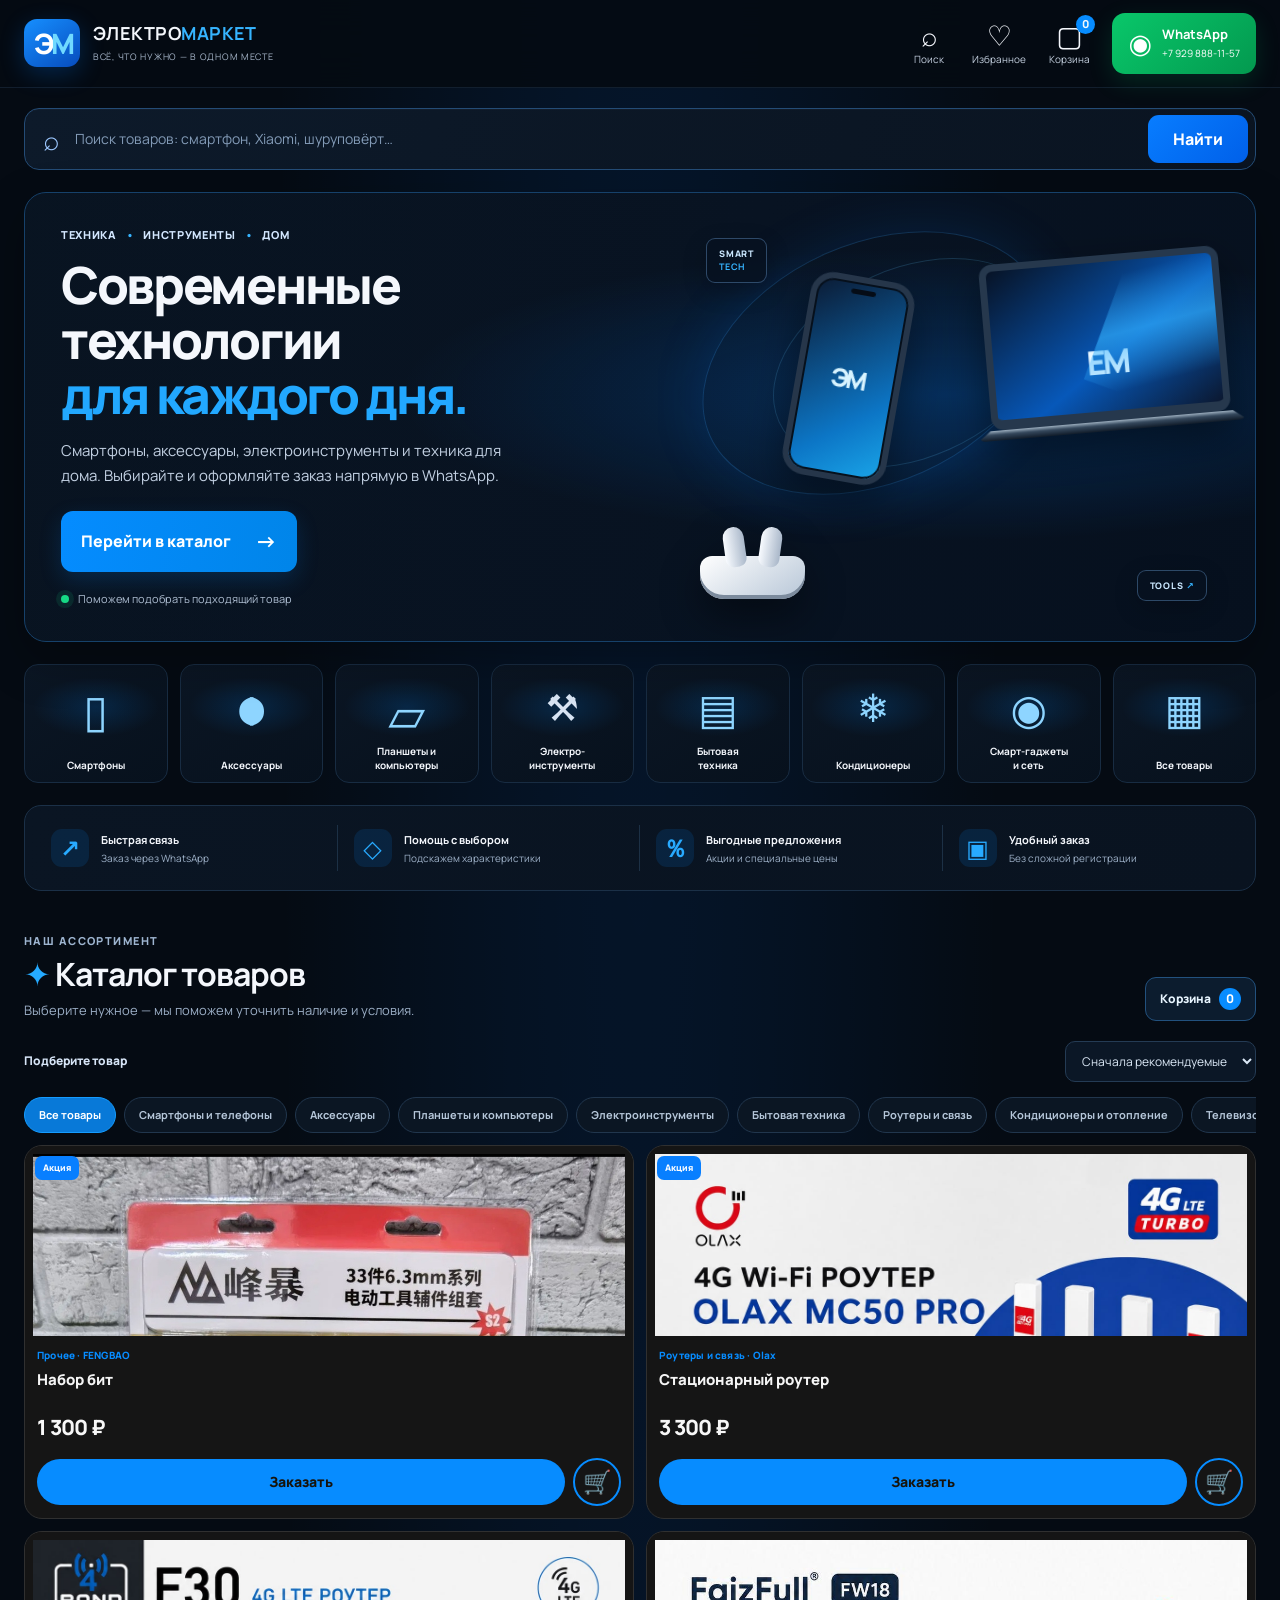
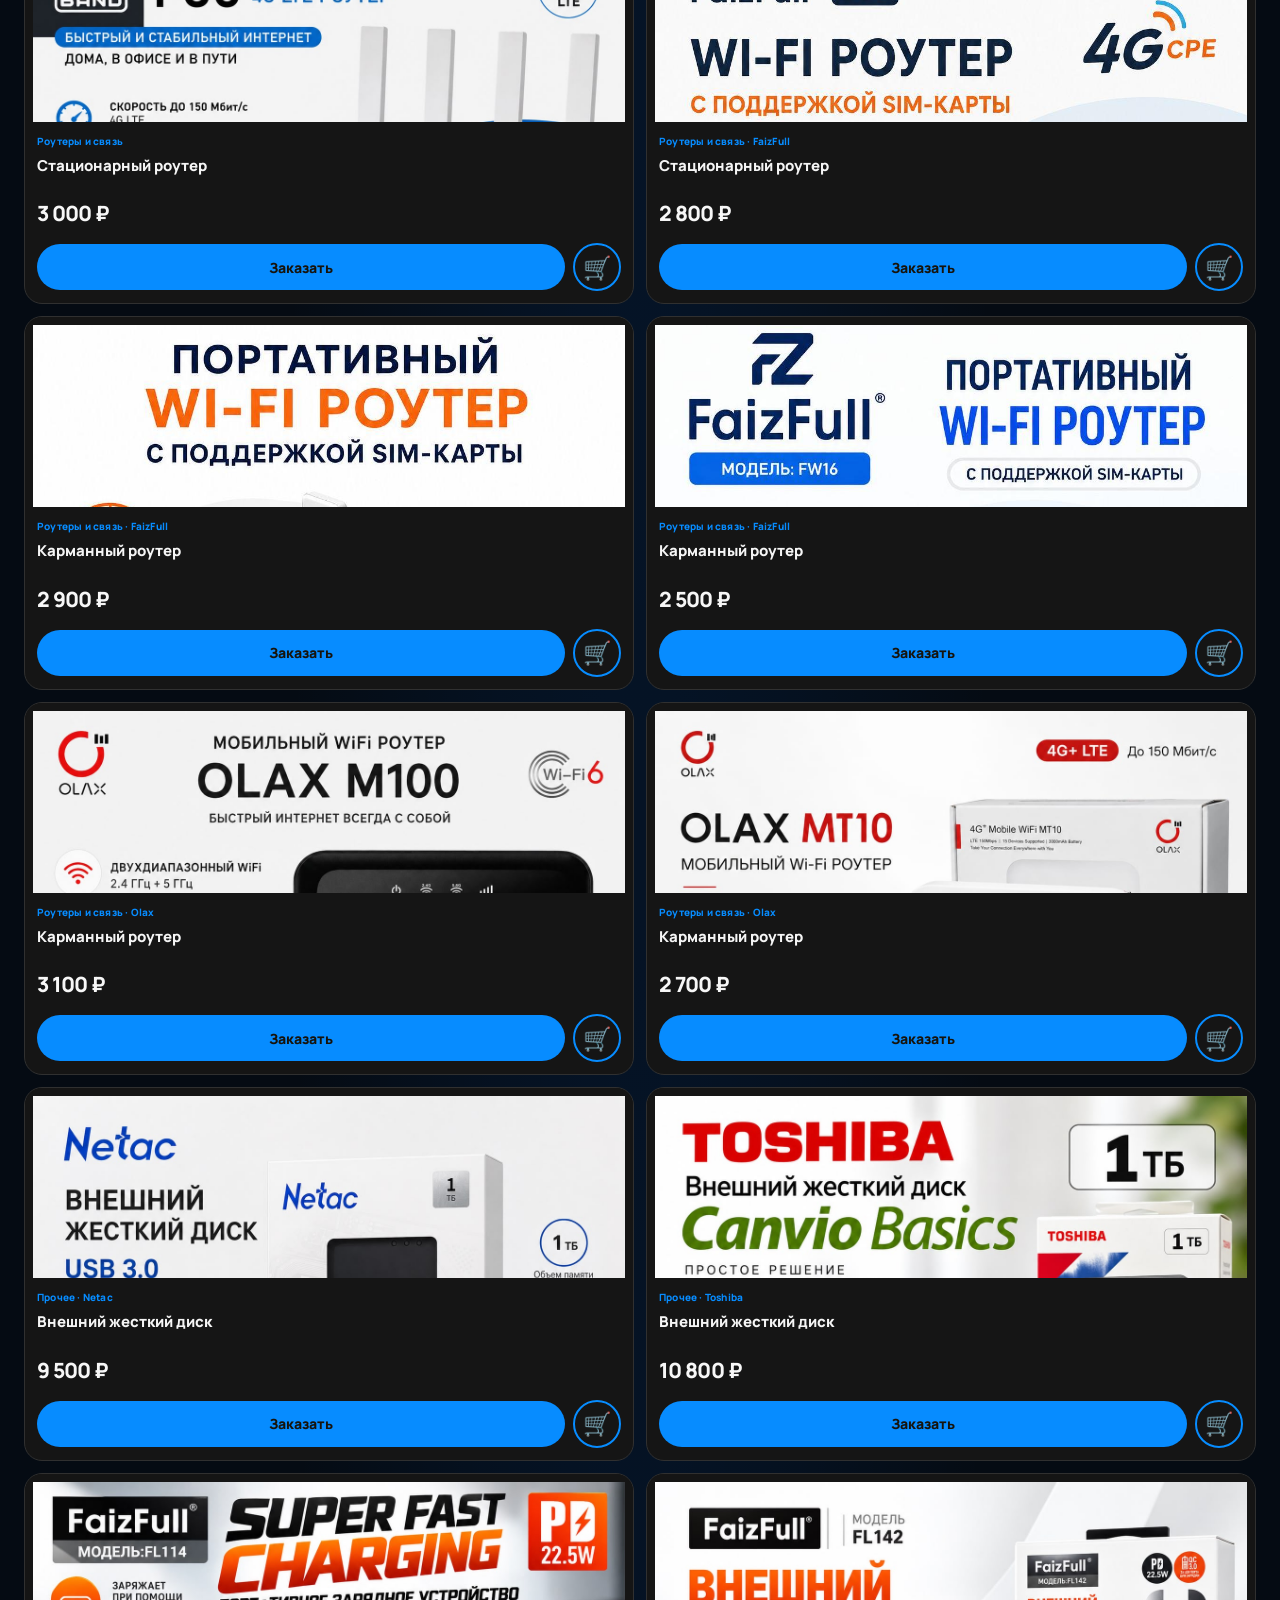
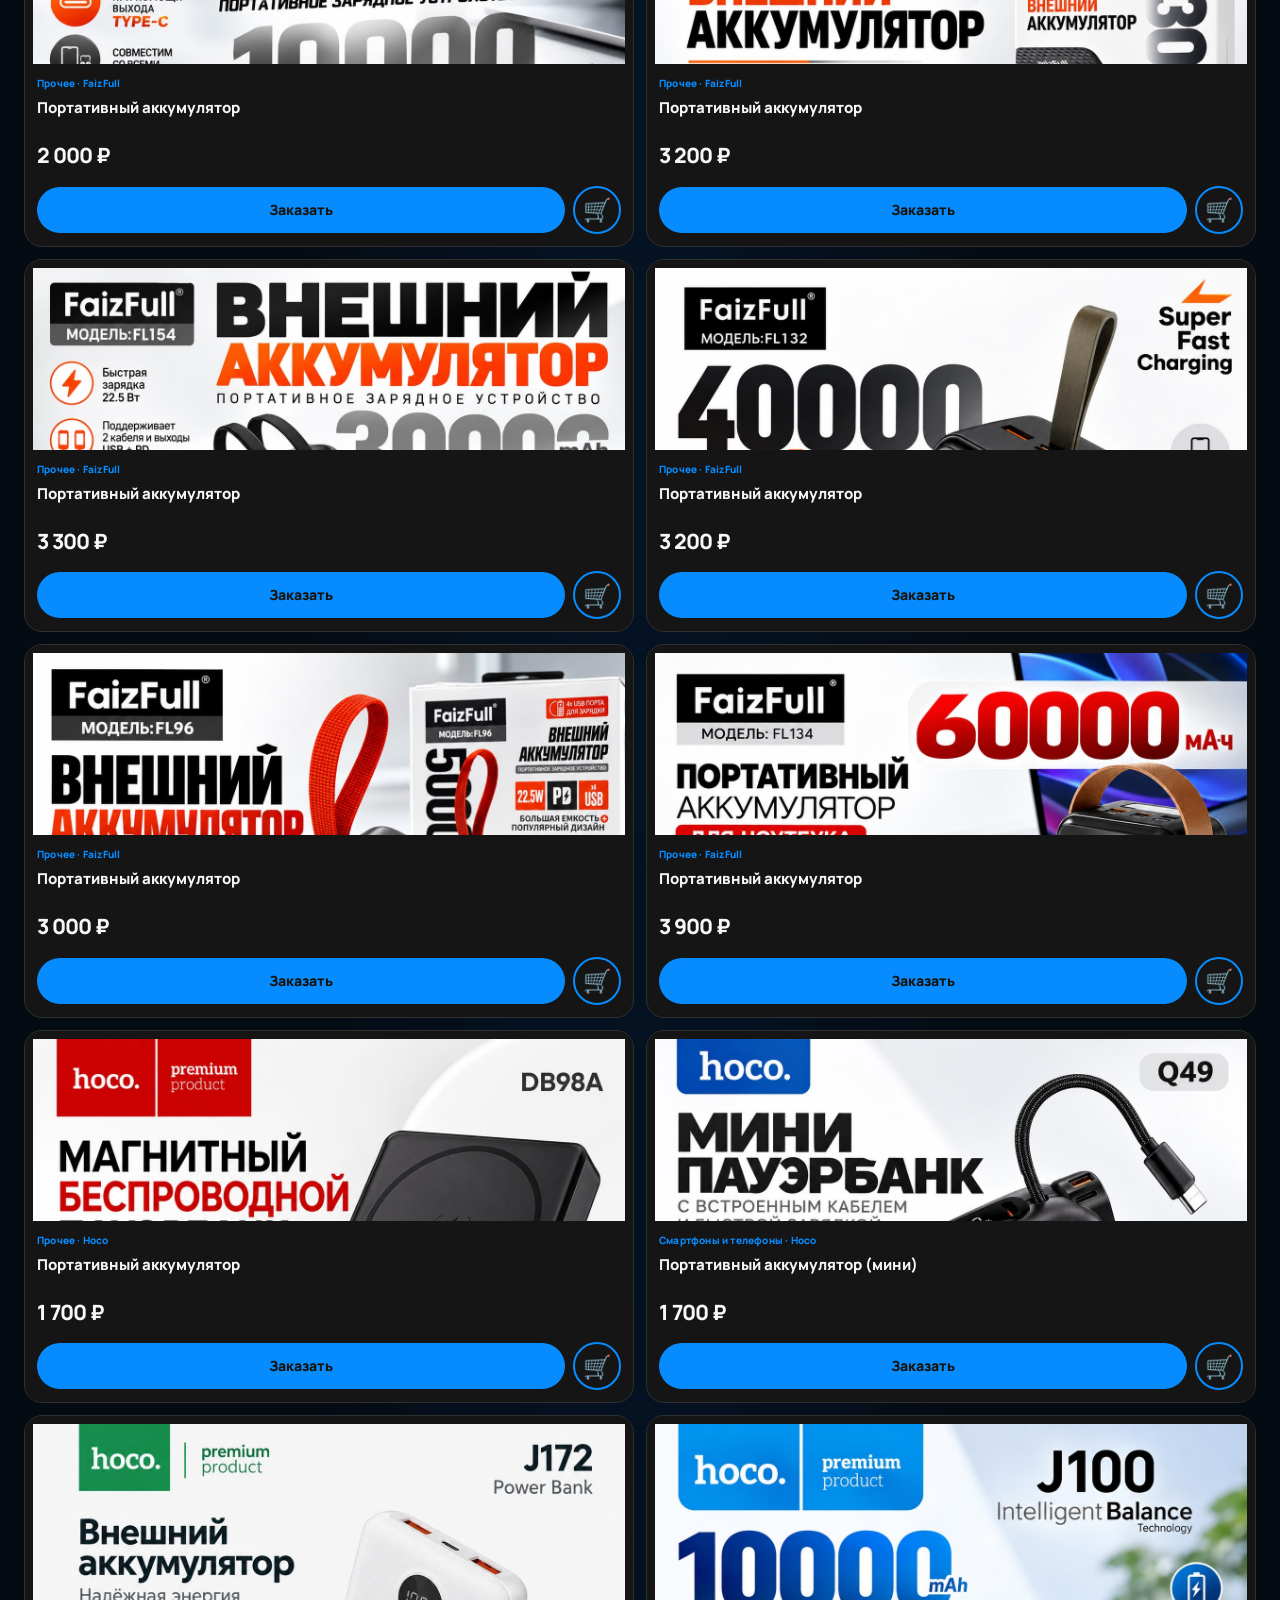
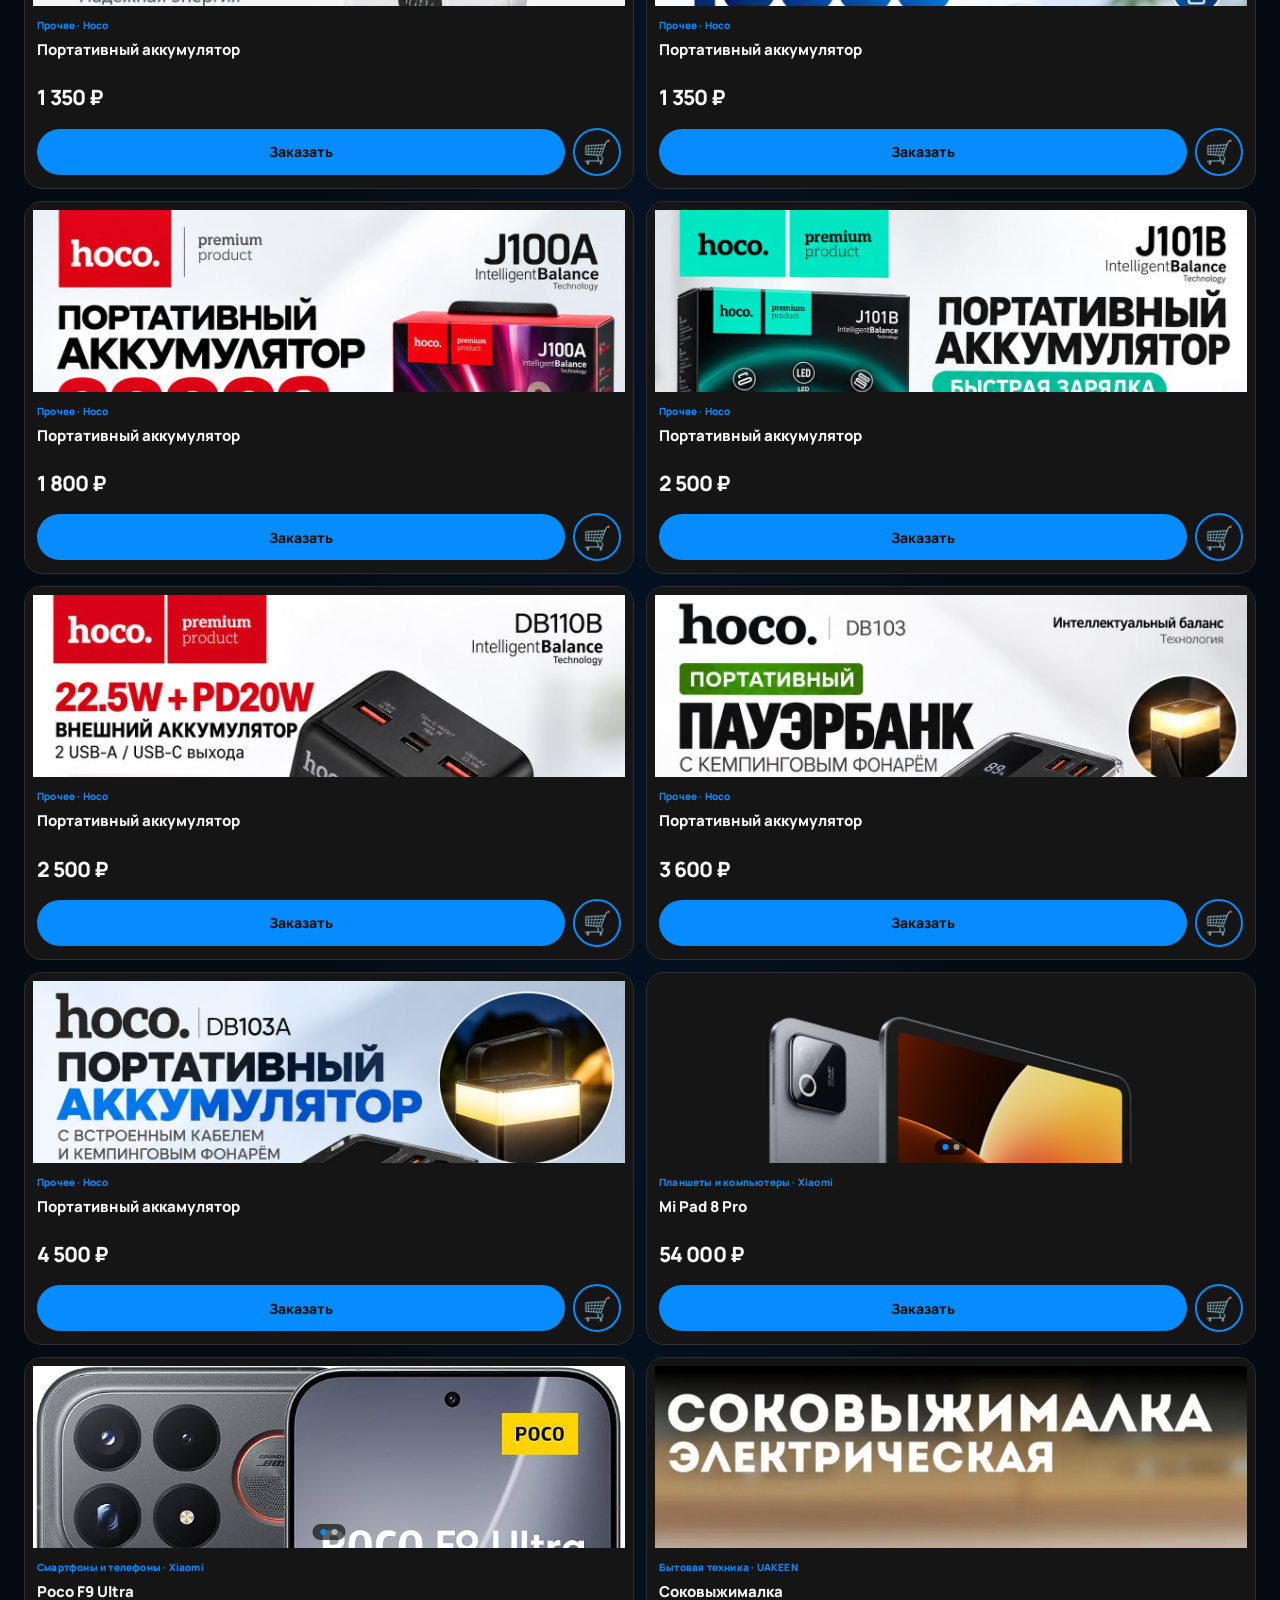
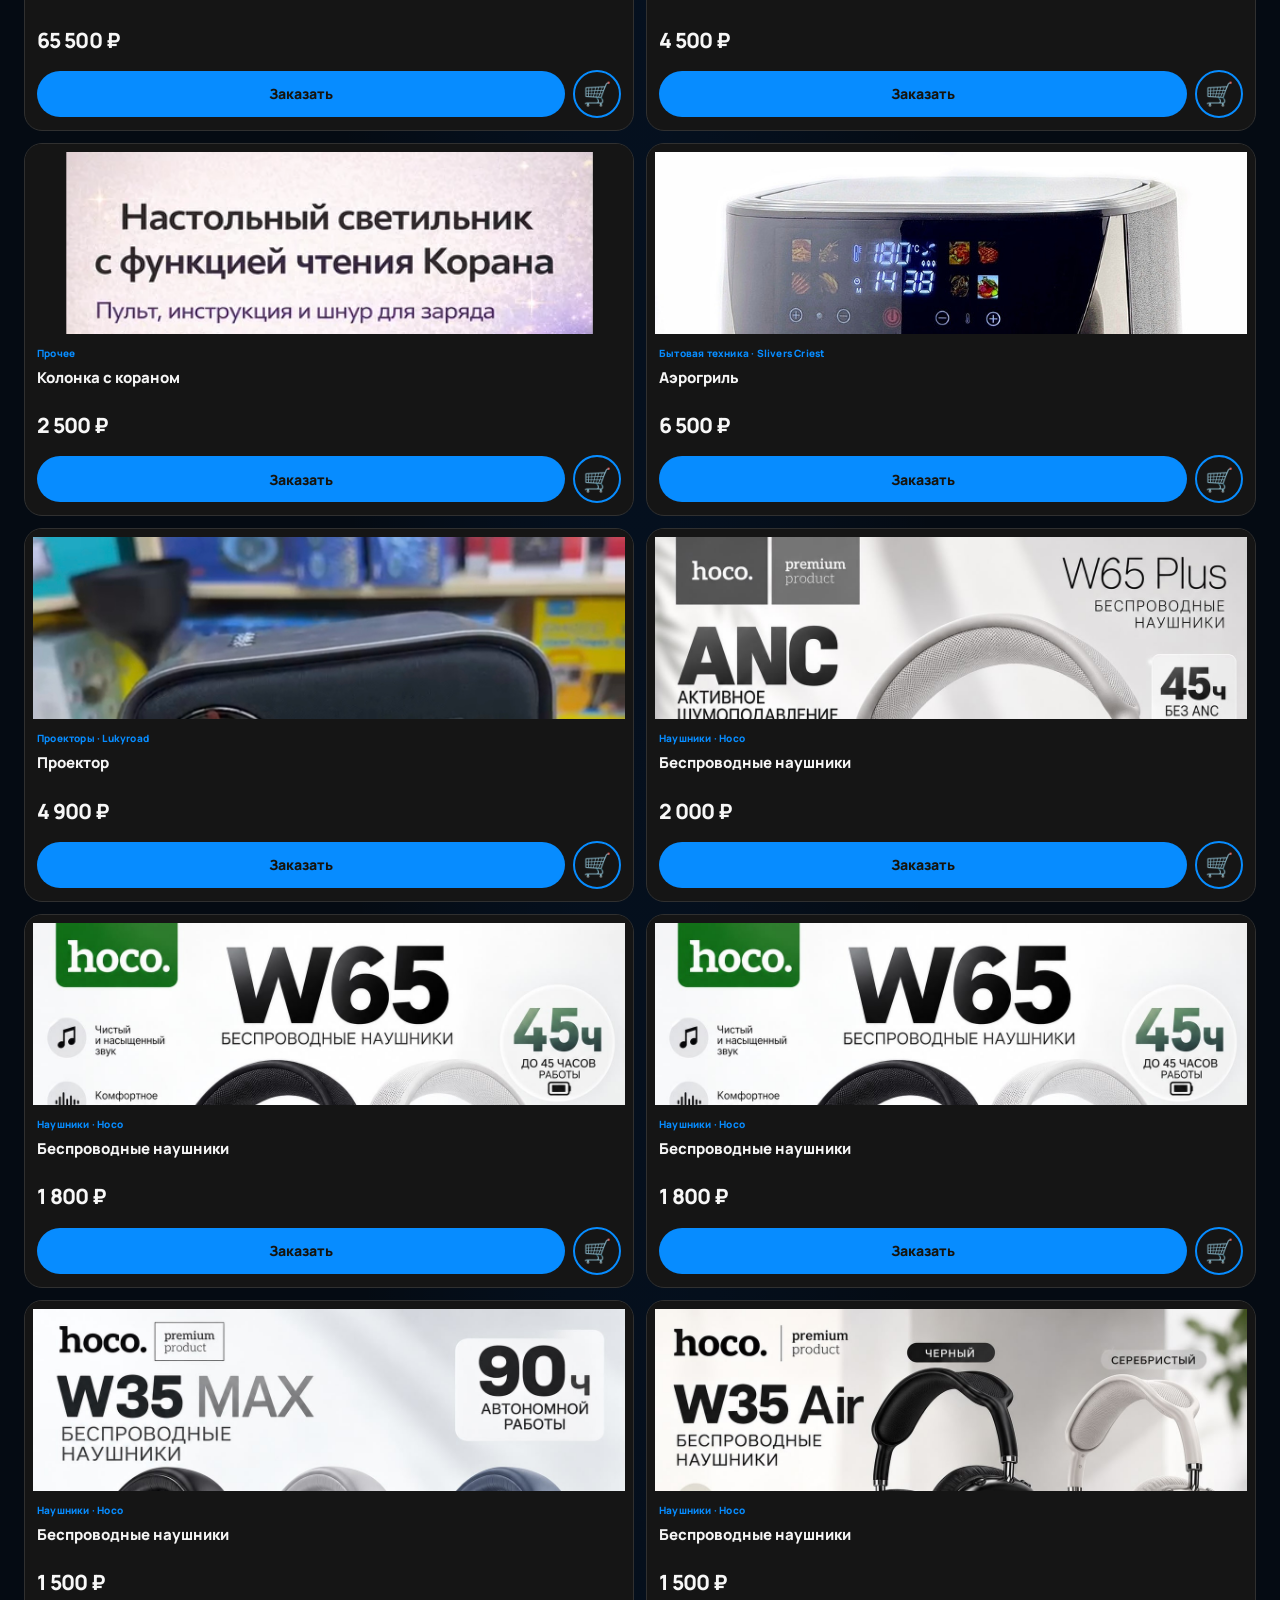
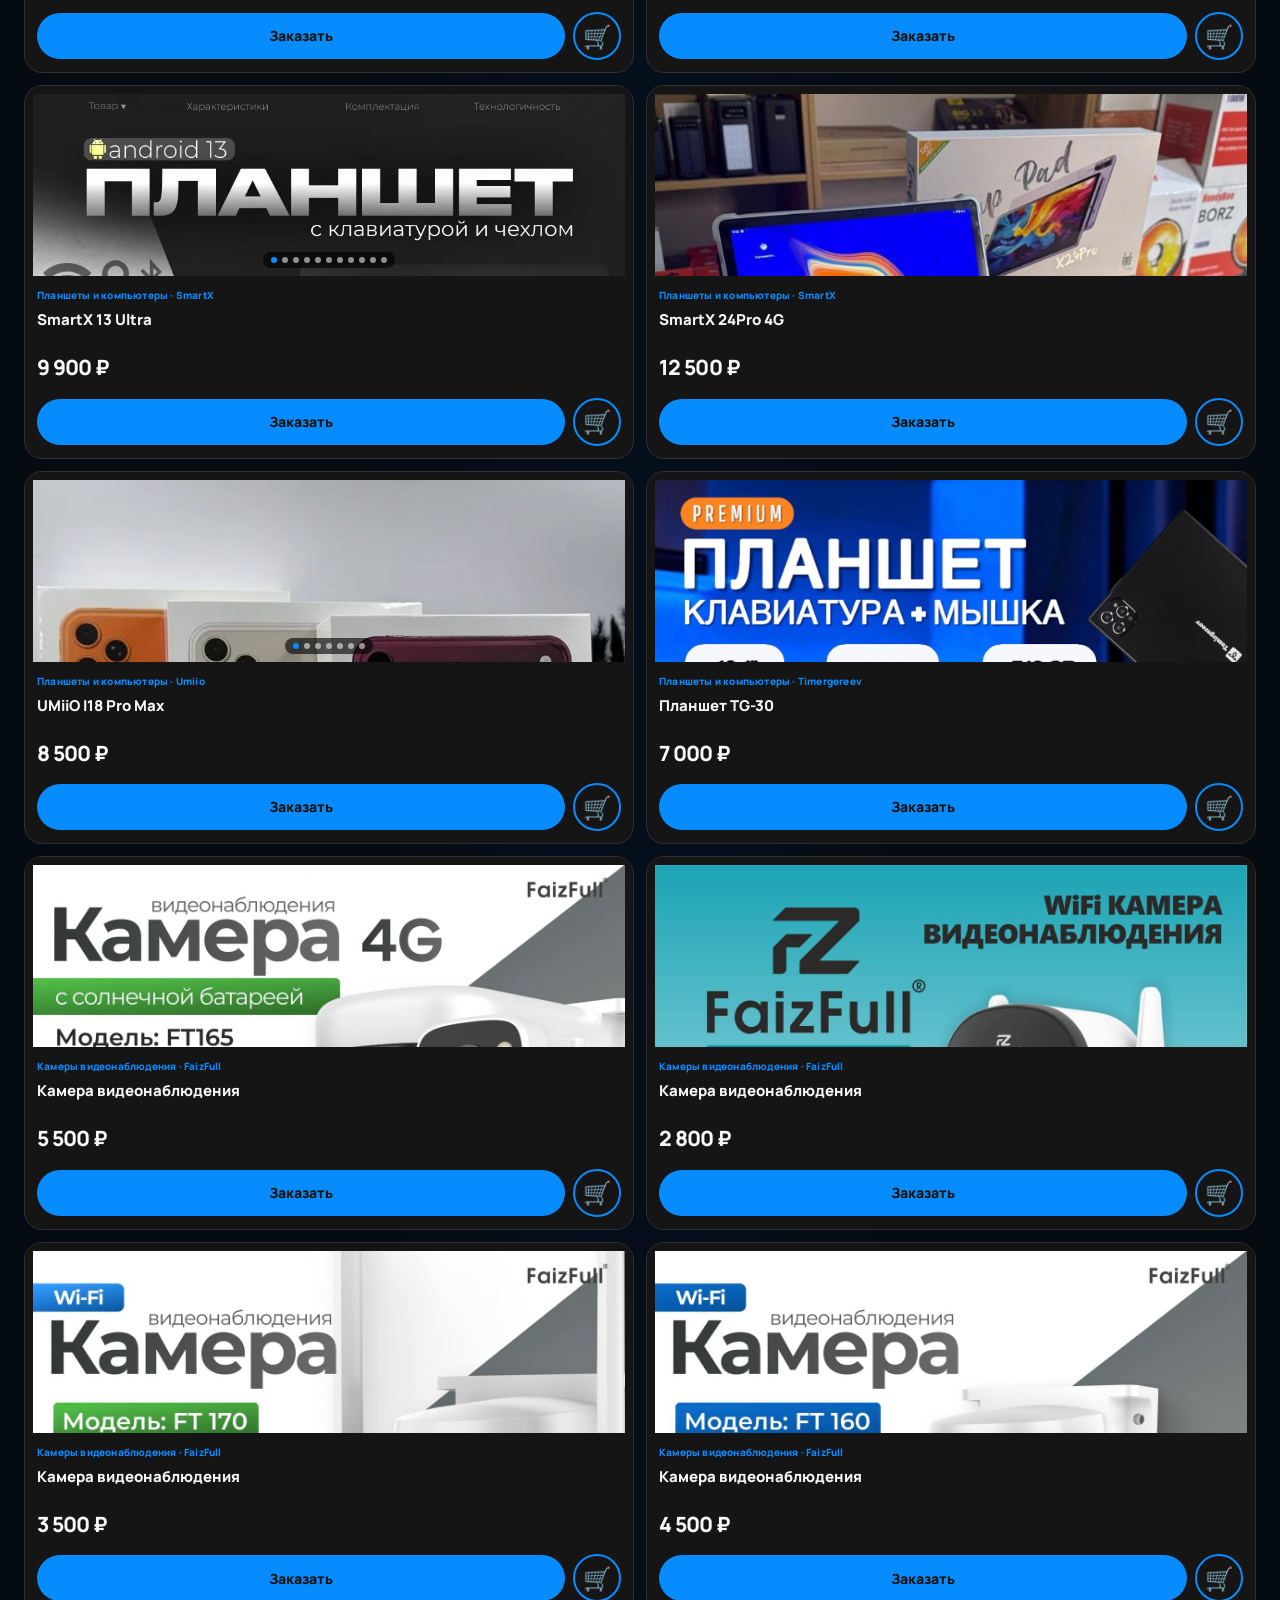
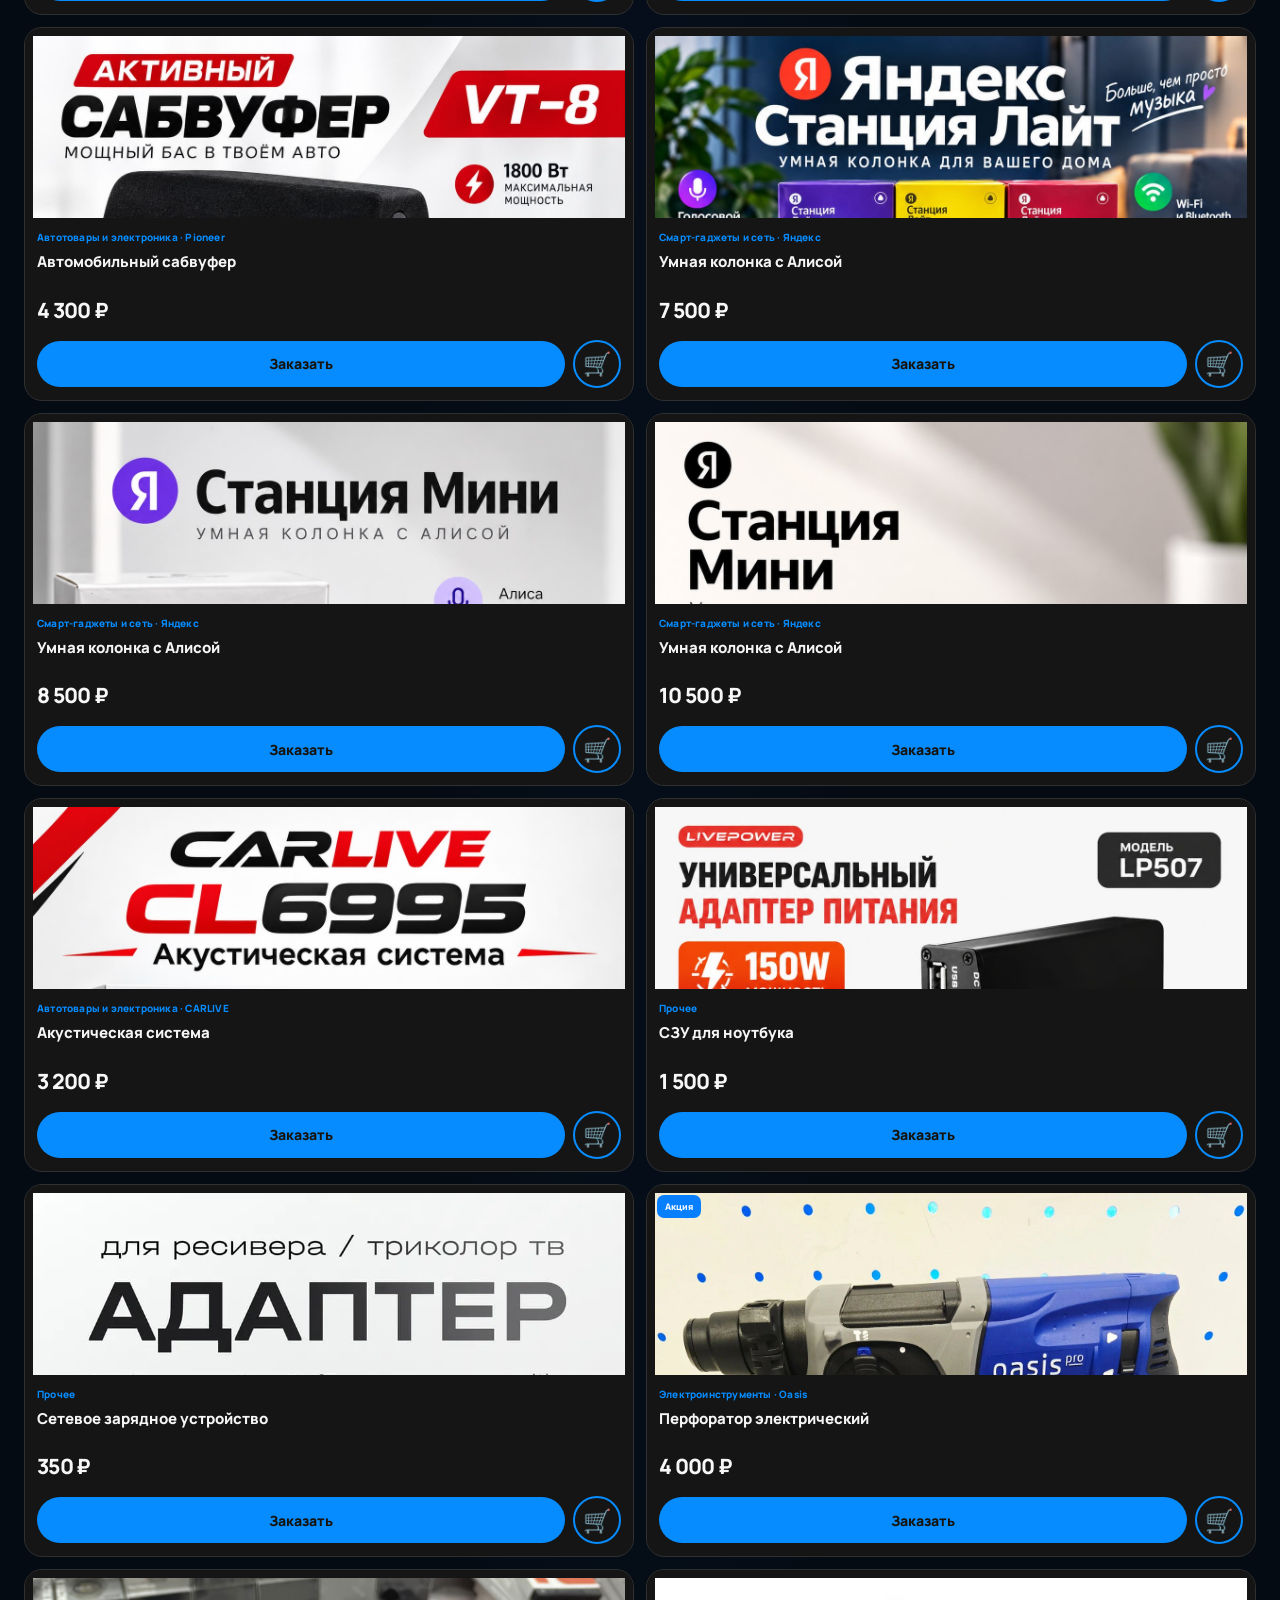
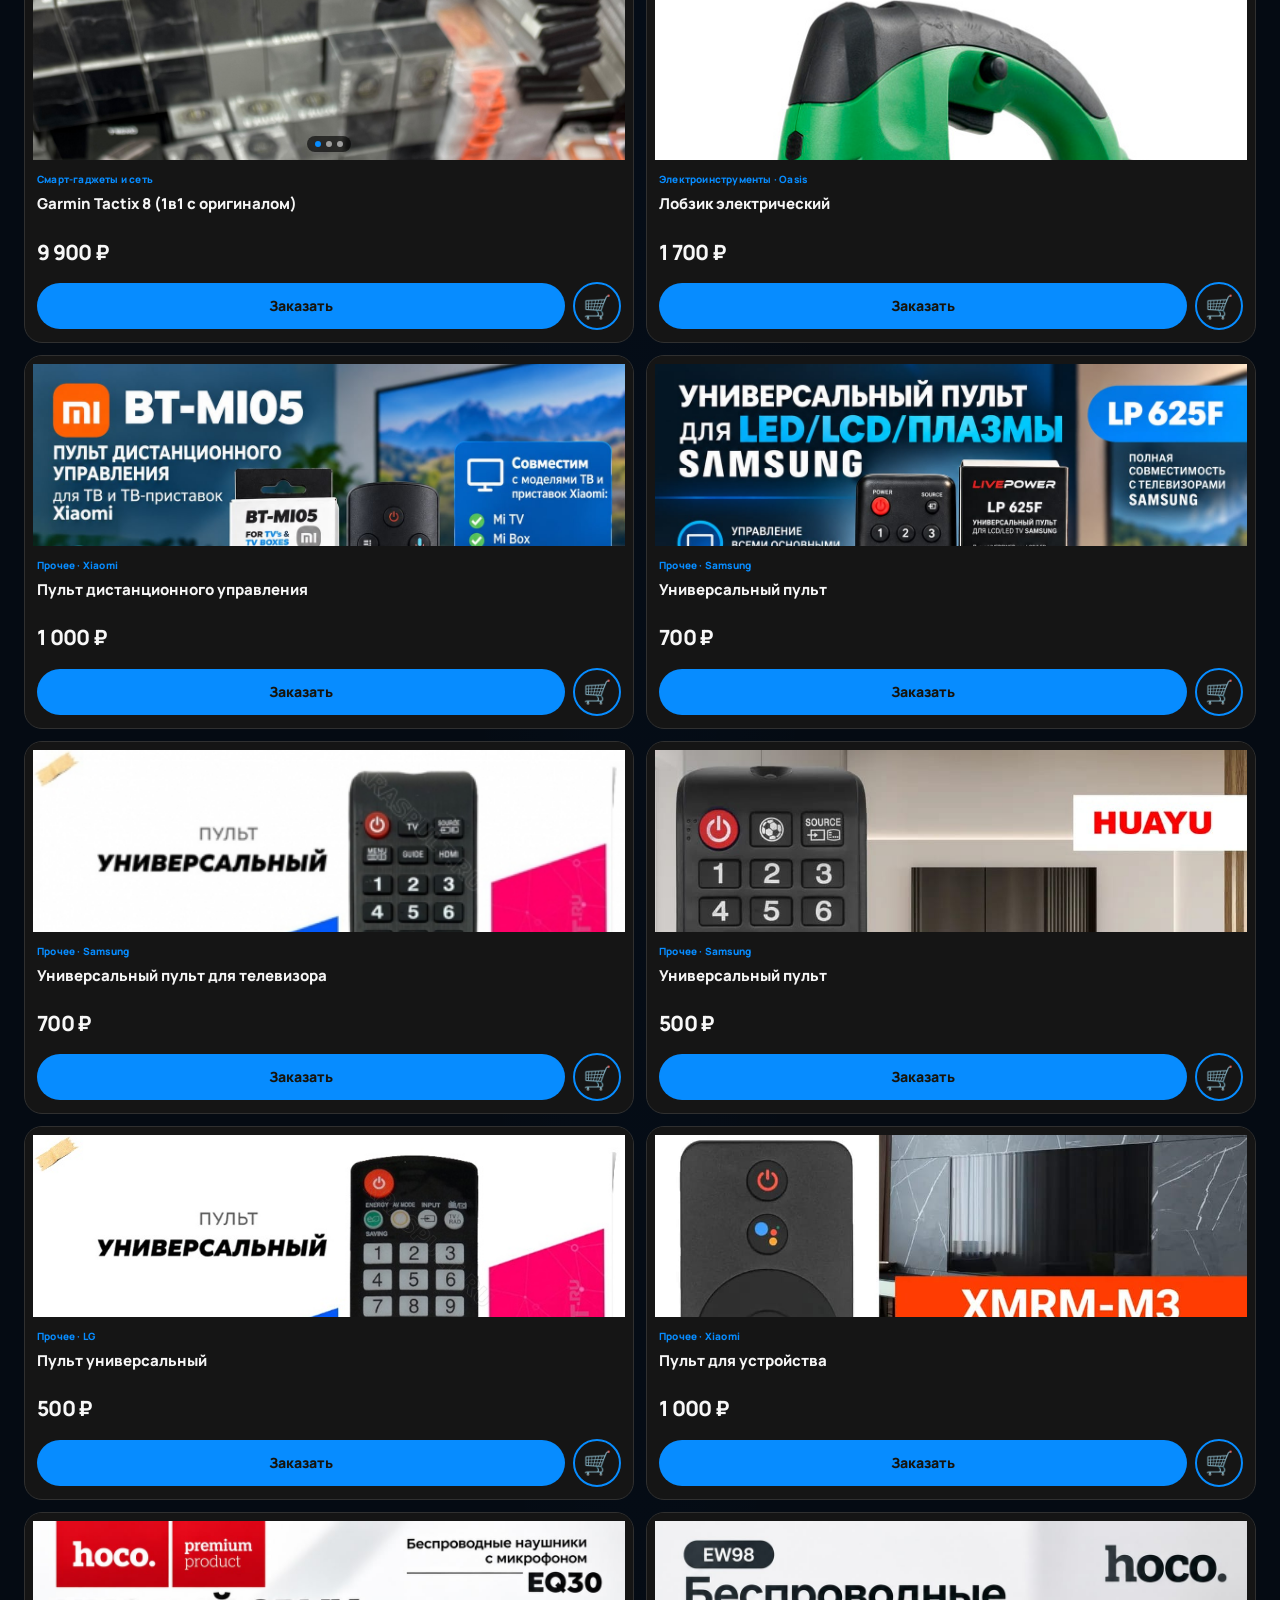
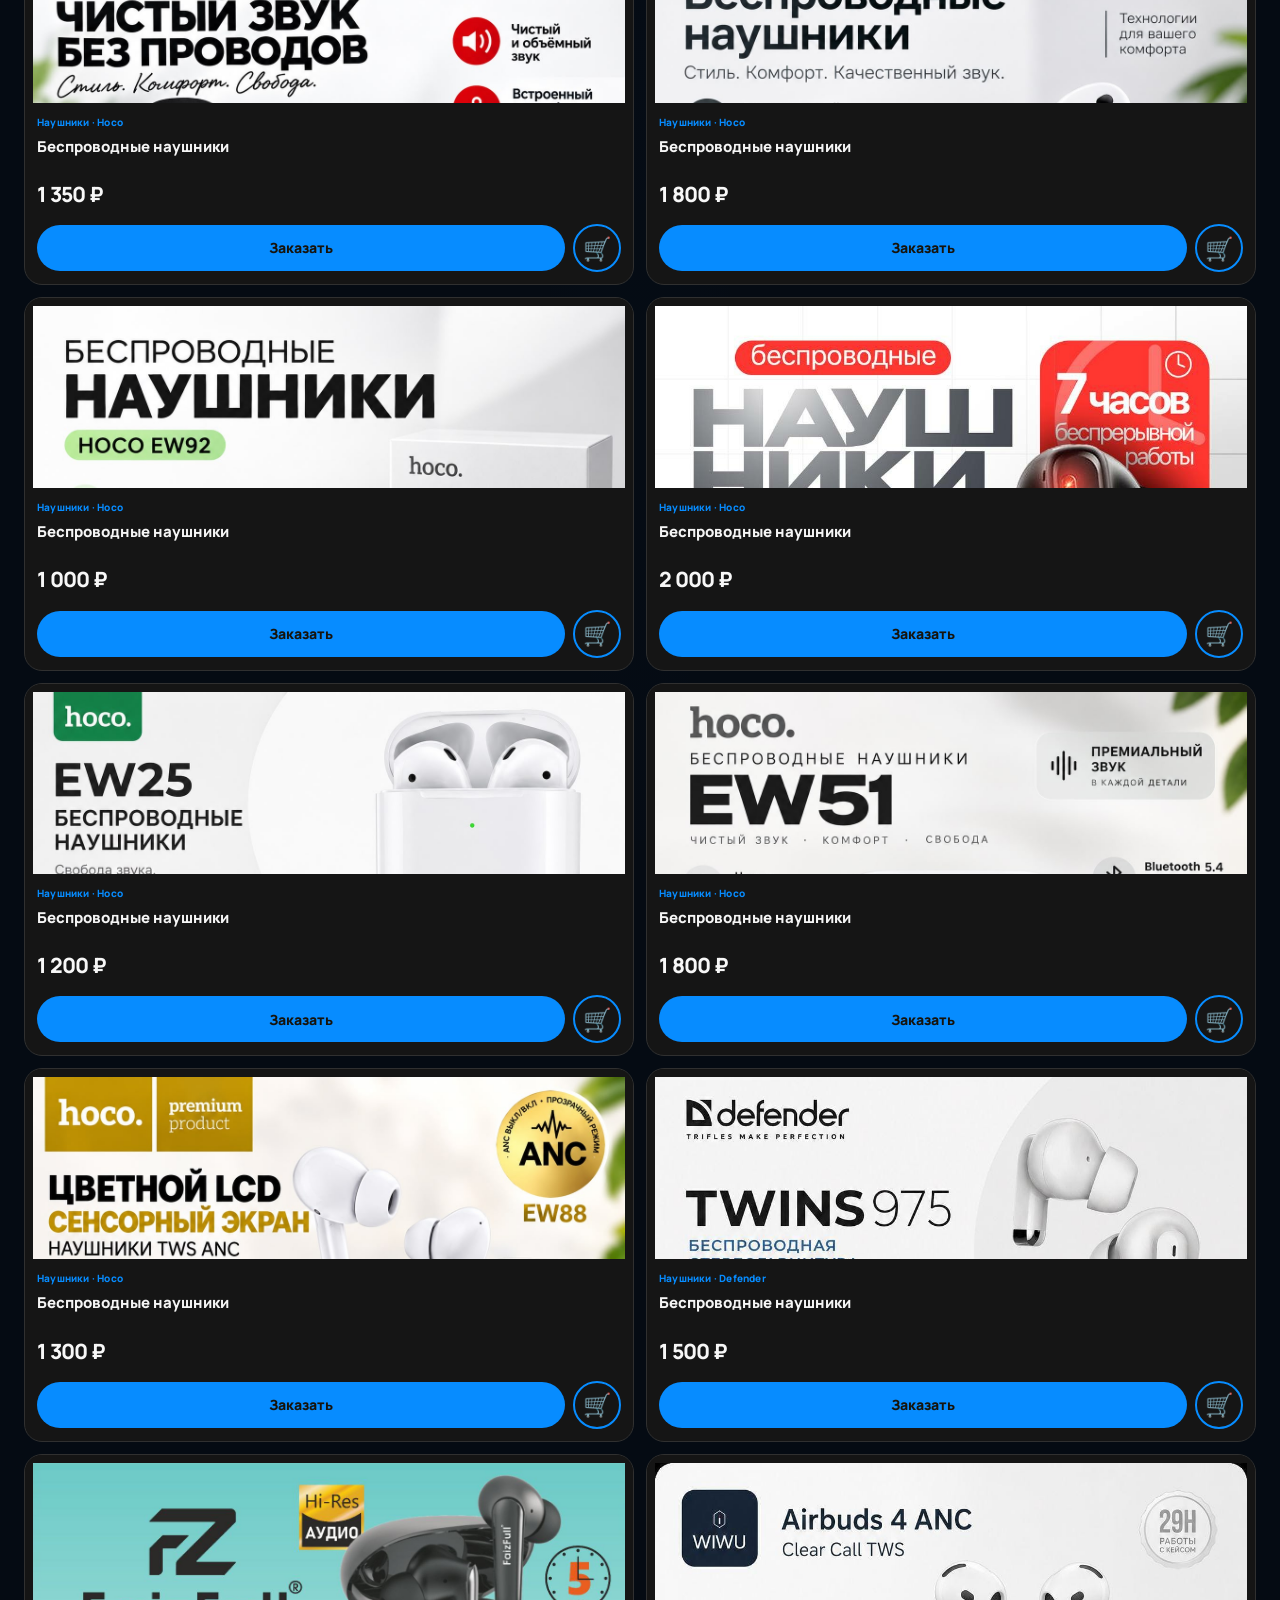
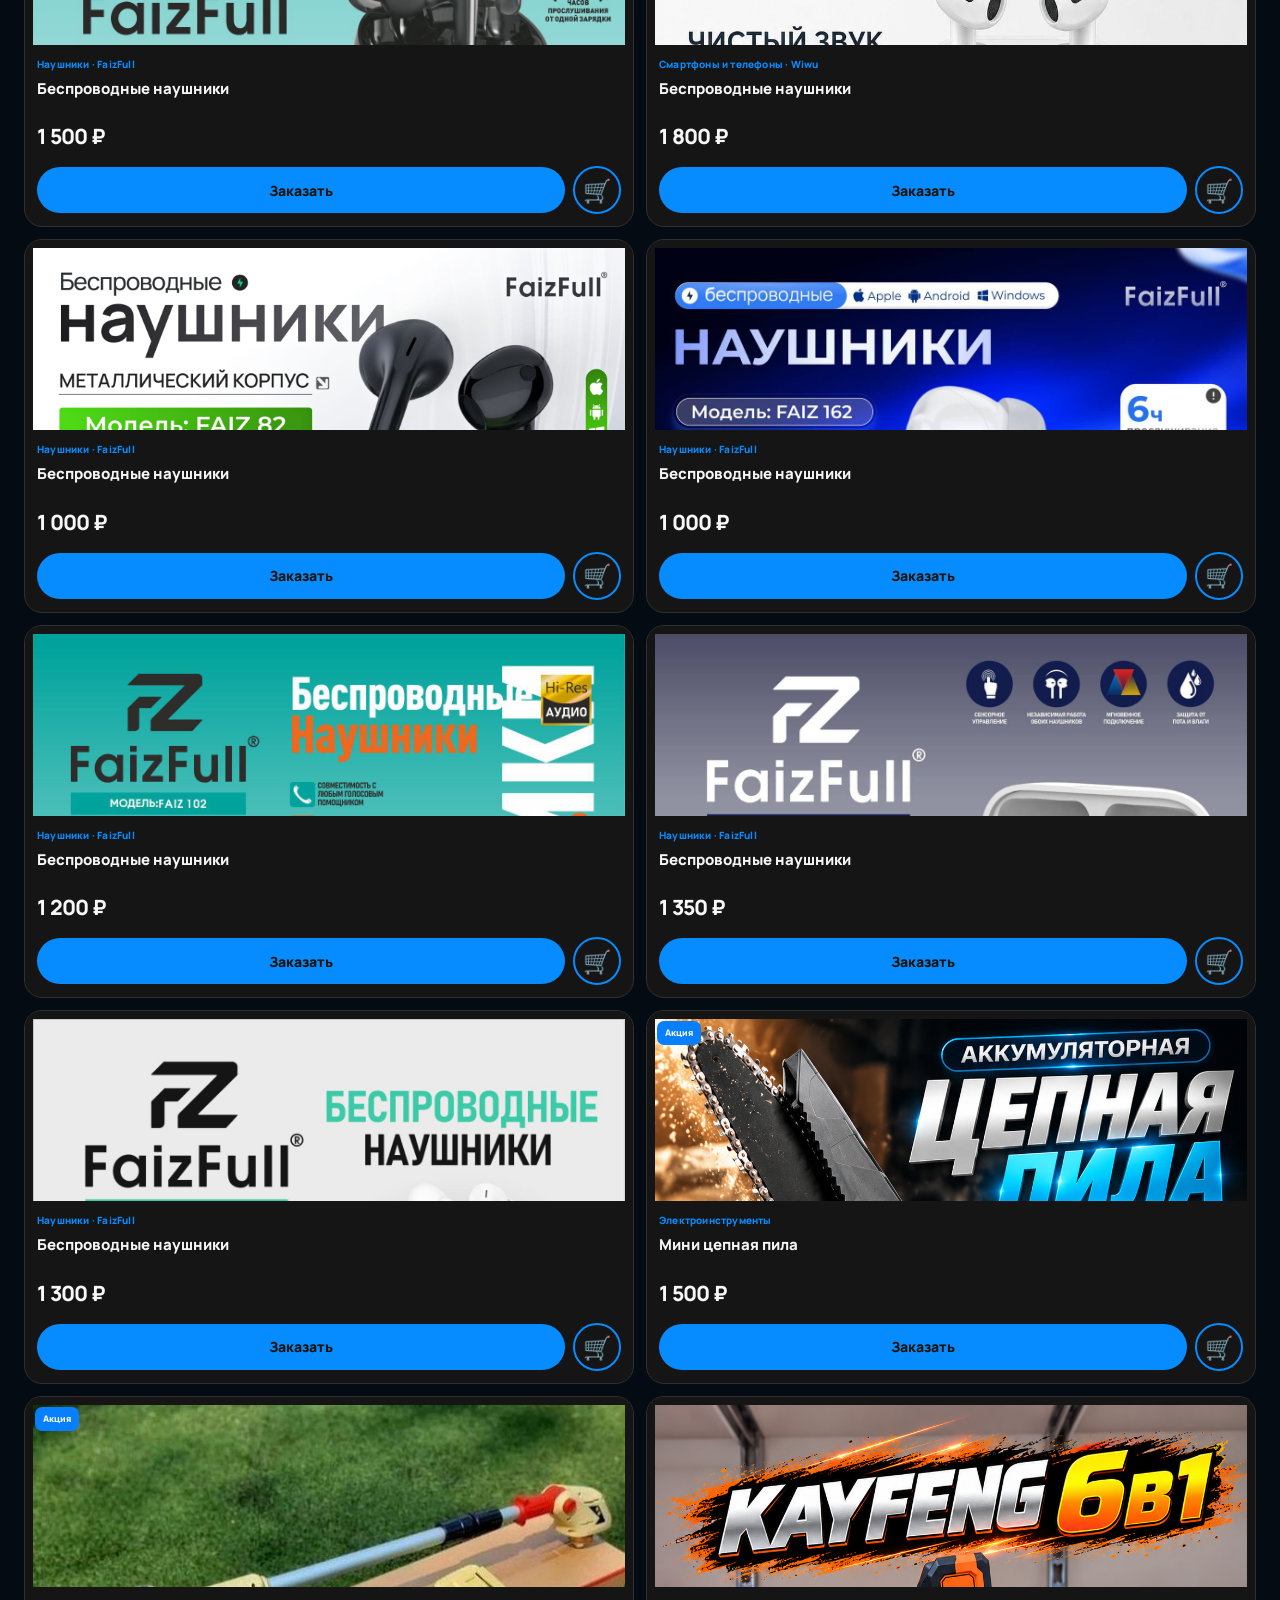
<file: index.html>
<!doctype html>
<html lang="ru">
<head>
  <meta charset="utf-8">
  <meta name="viewport" content="width=device-width, initial-scale=1">
  <meta name="theme-color" content="#07111f">
  <meta name="description" content="ЭлектроМаркет — смартфоны, электроника, инструменты и техника для дома. Заказ через WhatsApp.">
  <title>ЭлектроМаркет — техника, электроника и инструменты</title>
  <link rel="preconnect" href="https://fonts.googleapis.com">
  <link rel="preconnect" href="https://fonts.gstatic.com" crossorigin>
  <link href="https://fonts.googleapis.com/css2?family=Manrope:wght@400;500;600;700;800&display=swap" rel="stylesheet">
  <link rel="stylesheet" href="styles.css?v=2">
</head>
<body>
  <header class="site-header">
    <div class="header-inner">
      <a class="brand" href="#top" aria-label="ЭлектроМаркет — главная">
        <span class="brand-mark"><span>Э</span><i>M</i></span>
        <span class="brand-copy"><strong>ЭЛЕКТРО<span>МАРКЕТ</span></strong><small>ВСЁ, ЧТО НУЖНО — В ОДНОМ МЕСТЕ</small></span>
      </a>
      <nav class="header-actions" aria-label="Быстрые ссылки">
        <a class="header-action" href="#catalog"><span class="action-icon">⌕</span><small>Поиск</small></a>
        <a class="header-action favorites-link" href="#catalog"><span class="action-icon">♡</span><small>Избранное</small></a>
        <button id="cart-open" class="header-action cart-top" type="button"><span class="action-icon">▢<b id="cart-count">0</b></span><small>Корзина</small></button>
        <a class="header-wa" href="https://wa.me/79298881157" target="_blank" rel="noopener"><span class="wa-symbol">◉</span><span><strong>WhatsApp</strong><small>+7 929 888-11-57</small></span></a>
      </nav>
    </div>
  </header>

  <main id="top" class="page-shell">
    <section class="search-row" aria-label="Поиск товаров">
      <label class="search-box"><span class="search-icon">⌕</span><input id="search" type="search" placeholder="Поиск товаров: смартфон, Xiaomi, шуруповёрт…" aria-label="Поиск товаров"><button type="button" class="search-submit" onclick="document.getElementById('catalog').scrollIntoView({behavior:'smooth'})">Найти</button></label>
    </section>

    <section class="hero">
      <div class="hero-copy">
        <p class="eyebrow"><span>ТЕХНИКА</span><i>•</i><span>ИНСТРУМЕНТЫ</span><i>•</i><span>ДОМ</span></p>
        <h1>Современные технологии <span>для каждого дня.</span></h1>
        <p class="hero-text">Смартфоны, аксессуары, электроинструменты и техника для дома. Выбирайте и оформляйте заказ напрямую в WhatsApp.</p>
        <a class="primary-btn" href="#catalog"><span>Перейти в каталог</span><b>→</b></a>
        <div class="hero-note"><span class="pulse"></span> Поможем подобрать подходящий товар</div>
      </div>
      <div class="hero-art" aria-label="Иллюстрация электроники" role="img">
        <div class="hero-orbit orbit-one"></div><div class="hero-orbit orbit-two"></div>
        <div class="hero-device laptop"><div class="laptop-screen"><div class="screen-glow"></div><span>EM</span></div><div class="laptop-base"></div></div>
        <div class="hero-device phone"><div class="phone-camera"></div><div class="phone-mark">ЭM</div></div>
        <div class="hero-device buds"><div class="bud-case"></div><span class="bud bud-left"></span><span class="bud bud-right"></span></div>
        <div class="hero-floating-tag tag-smart">SMART<br><b>TECH</b></div><div class="hero-floating-tag tag-tools">TOOLS <b>↗</b></div>
      </div>
    </section>

    <section class="category-shortcuts" aria-label="Популярные категории">
      <a href="#catalog" class="shortcut"><span class="shortcut-art art-phone">▯</span><b>Смартфоны</b></a>
      <a href="#catalog" class="shortcut"><span class="shortcut-art art-buds">◖◗</span><b>Аксессуары</b></a>
      <a href="#catalog" class="shortcut"><span class="shortcut-art art-laptop">▱</span><b>Планшеты и<br> компьютеры</b></a>
      <a href="#catalog" class="shortcut"><span class="shortcut-art art-tools">⚒</span><b>Электро-<br>инструменты</b></a>
      <a href="#catalog" class="shortcut"><span class="shortcut-art art-home">▤</span><b>Бытовая<br>техника</b></a>
      <a href="#catalog" class="shortcut"><span class="shortcut-art art-cool">❄</span><b>Кондиционеры</b></a>
      <a href="#catalog" class="shortcut"><span class="shortcut-art art-watch">◉</span><b>Смарт-гаджеты<br>и сеть</b></a>
      <a href="#catalog" class="shortcut"><span class="shortcut-art art-all">▦</span><b>Все товары</b></a>
    </section>

    <section class="benefit-strip" aria-label="Преимущества магазина">
      <div class="benefit"><span class="benefit-icon">↗</span><span><b>Быстрая связь</b><small>Заказ через WhatsApp</small></span></div>
      <div class="benefit"><span class="benefit-icon">◇</span><span><b>Помощь с выбором</b><small>Подскажем характеристики</small></span></div>
      <div class="benefit"><span class="benefit-icon">％</span><span><b>Выгодные предложения</b><small>Акции и специальные цены</small></span></div>
      <div class="benefit"><span class="benefit-icon">▣</span><span><b>Удобный заказ</b><small>Без сложной регистрации</small></span></div>
    </section>

    <section class="catalog-section" id="catalog">
      <div class="section-heading">
        <div><p class="eyebrow">НАШ АССОРТИМЕНТ</p><h2><span class="heading-flame">✦</span> Каталог товаров</h2><p class="muted">Выберите нужное — мы поможем уточнить наличие и условия.</p></div>
        <button class="cart-button" type="button" onclick="document.getElementById('cart-open').click()">Корзина <span class="cart-count-small" id="cart-count-display">0</span></button>
      </div>
      <div class="catalog-tools">
        <div class="catalog-tools-label">Подберите товар</div>
        <select id="sort" aria-label="Сортировка">
          <option value="featured">Сначала рекомендуемые</option><option value="price-asc">Сначала дешевле</option><option value="price-desc">Сначала дороже</option><option value="name">По названию</option>
        </select>
      </div>
      <nav id="categories" class="category-list" aria-label="Категории товаров"></nav>
      <div id="product-grid" class="product-grid" aria-live="polite"></div>
      <p id="empty-state" class="empty-state" hidden>Ничего не найдено. Попробуйте изменить запрос или категорию.</p>
      <p class="catalog-disclaimer">Цены и наличие уточняйте перед заказом. Условия рассрочки уточняйте в WhatsApp.</p>
    </section>

    <section class="service-banners">
      <article class="service-card service-deals"><span class="service-symbol">％</span><div><b>Акции и скидки</b><p>Следите за выгодными предложениями</p></div></article>
      <article class="service-card service-installment"><span class="service-symbol">↗</span><div><b>Рассрочка</b><p>Уточните доступные условия в WhatsApp</p><a href="https://wa.me/79298881157?text=Здравствуйте!%20Подскажите%20условия%20рассрочки." target="_blank" rel="noopener">Уточнить условия →</a></div></article>
      <article class="service-card service-delivery"><span class="service-symbol">▰</span><div><b>Доставка</b><p>По Чечне и в другие регионы России. Условия согласуем при заказе.</p></div></article>
    </section>

    <section class="order-banner">
      <div><p class="eyebrow">НУЖНА ПОМОЩЬ С ВЫБОРОМ?</p><h2>Подберём технику под ваши задачи.</h2><p>Напишите нам — поможем уточнить характеристики, наличие и условия получения.</p></div>
      <a href="https://wa.me/79298881157?text=Здравствуйте!%20Помогите%20подобрать%20товар." target="_blank" rel="noopener" class="wa-large"><span>◉</span> Написать в WhatsApp <b>↗</b></a>
    </section>
  </main>

  <footer class="site-footer"><div class="footer-main"><a class="brand footer-brand" href="#top"><span class="brand-mark"><span>Э</span><i>M</i></span><span class="brand-copy"><strong>ЭЛЕКТРО<span>МАРКЕТ</span></strong><small>ВСЁ, ЧТО НУЖНО — В ОДНОМ МЕСТЕ</small></span></a><div class="footer-contact"><span>Заказы и вопросы</span><a href="https://wa.me/79298881157" target="_blank" rel="noopener">+7 929 888-11-57</a></div></div><div class="footer-bottom"><small>© <span id="year"></span> ЭлектроМаркет</small><small>Техника • Инструменты • Дом</small></div></footer>

  <div id="cart-drawer" class="drawer-backdrop" hidden><section class="cart-drawer" role="dialog" aria-modal="true" aria-labelledby="cart-title"><div class="drawer-head"><div><p class="eyebrow">ВАШ ВЫБОР</p><h2 id="cart-title">Корзина</h2></div><button id="cart-close" class="icon-button" aria-label="Закрыть корзину">×</button></div><div id="cart-items" class="cart-items"></div><div id="cart-empty" class="cart-empty">Корзина пока пуста. Добавьте товары из каталога.</div><div class="cart-bottom"><div class="total-line"><span>Итого</span><strong id="cart-total">0 ₽</strong></div><label class="customer-field">Ваше имя <input id="customer-name" type="text" placeholder="Как к вам обращаться?"></label><label class="customer-field">Комментарий к заказу <textarea id="customer-note" rows="2" placeholder="Например, удобное время для связи"></textarea></label><button id="checkout" class="checkout-button" type="button">Оформить через WhatsApp <span>↗</span></button><small class="privacy-note">WhatsApp откроется с подготовленным сообщением. Заказ нужно отправить вручную.</small></div></section></div>
  <div id="toast" class="toast" role="status" aria-live="polite"></div>
  <script src="products.js"></script><script src="app.js"></script>
  <script>
    // Синхронизируем число товаров в шапке и заголовке каталога с существующей корзиной.
    const countObserver = new MutationObserver(() => { const a=document.getElementById('cart-count'); const b=document.getElementById('cart-count-display'); if(a&&b)b.textContent=a.textContent; });
    const cartCount=document.getElementById('cart-count'); if(cartCount)countObserver.observe(cartCount,{childList:true,characterData:true,subtree:true});
  </script>
</body>
</html>
</file>
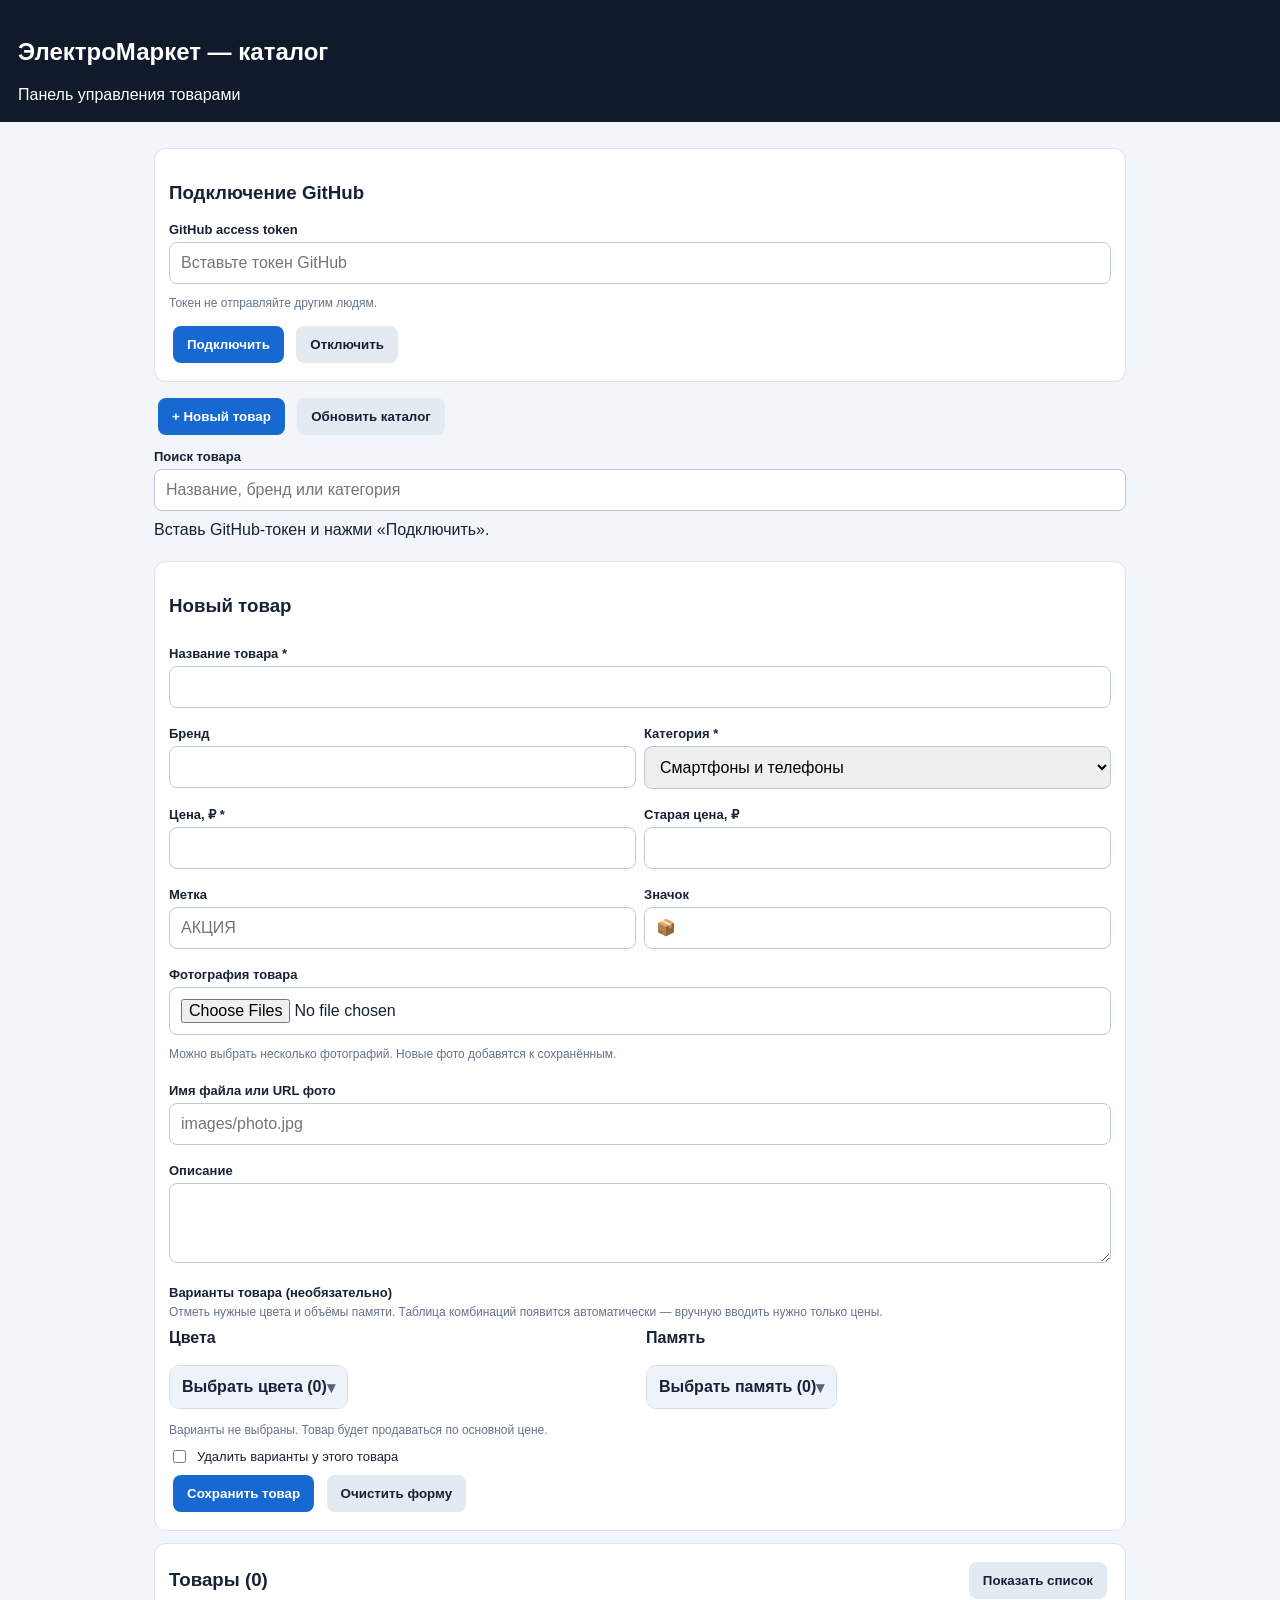
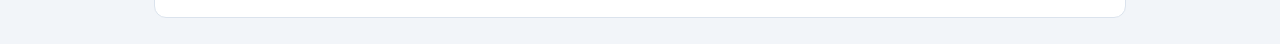
<file: admin.html>
<!doctype html>
<html lang="ru">
<head>
<meta charset="utf-8">
<meta name="viewport" content="width=device-width, initial-scale=1">
<title>ЭлектроМаркет — админка</title>
<style>
*{box-sizing:border-box}
body{margin:0;font:16px Arial;background:#f2f5f9;color:#172235}
header{background:#101a2b;color:white;padding:18px}
main{max-width:1000px;margin:auto;padding:14px}
.panel{background:white;border:1px solid #dbe3ed;border-radius:12px;padding:14px;margin:12px 0}
button{border:0;border-radius:8px;padding:11px 14px;background:#1769d2;color:white;font-weight:bold;margin:4px}
.gray{background:#e4eaf2;color:#172235}
.red{background:#b42318}
label{display:block;font-size:13px;font-weight:bold;margin:10px 0 5px}
input,textarea,select{width:100%;padding:11px;border:1px solid #bdc9d8;border-radius:8px;font:inherit}
textarea{min-height:80px}
.help{font-size:12px;color:#64748b}
.status{padding:10px 0;overflow-wrap:anywhere}
.item{background:white;border:1px solid #dbe3ed;border-radius:8px;padding:10px;margin:8px 0;display:flex;gap:8px;align-items:center;flex-wrap:wrap}
.item img{width:55px;height:55px;object-fit:contain}
.info{flex:1;min-width:120px}
.info small{display:block;color:#64748b;margin-top:5px}
.grid{display:grid;grid-template-columns:1fr 1fr;gap:8px}
.full{grid-column:1/-1}
.photo-previews{display:flex;flex-wrap:wrap;gap:8px;margin:10px 0}
.photo-preview-item{width:100px;border:1px solid #dbe3ed;border-radius:8px;padding:6px;background:#f8fafc;font-size:11px;color:#64748b;overflow-wrap:anywhere}
.photo-preview-item img{width:100%;height:90px;object-fit:contain;display:block}
.photo-preview-item .photo-main{font-weight:bold;color:#1769d2}
.photo-preview-item .photo-delete{width:100%;margin:6px 0 0;padding:7px 4px;background:#b42318;color:#fff;font-size:11px}
.photo-preview-item.is-removed{opacity:.45;border:1px dashed #b42318}
.photo-preview-item.is-removed img{filter:grayscale(1)}
#listWrap[hidden]{display:none}
.variant-pick-grid{display:grid;grid-template-columns:1fr 1fr;gap:12px;margin-top:10px}
.choices{display:flex;flex-wrap:wrap;gap:7px;margin:10px 0 2px}
.choice{display:flex;align-items:center;gap:6px;background:#eef3f9;border:1px solid #d5dfeb;border-radius:8px;padding:8px;font-size:13px}
.choice input{width:auto;margin:0}
.variant-dropdown{border:1px solid #d5dfeb;border-radius:10px;background:#fff;margin-top:8px;overflow:hidden}
.variant-dropdown summary{cursor:pointer;list-style:none;padding:12px;background:#eef3f9;font-weight:bold;border-radius:9px;user-select:none}
.variant-dropdown summary::-webkit-details-marker{display:none}
.variant-dropdown summary:after{content:"▾";float:right;color:#52647a}
.variant-dropdown[open] summary:after{content:"▴"}
.variant-dropdown .choices{padding:0 10px 10px}
.variant-dropdown .choice{font-size:14px;padding:9px 10px}
.variant-price-table{margin-top:12px;display:grid;gap:8px}
.variant-price-row{display:grid;grid-template-columns:1fr 120px;gap:8px;align-items:center;background:#f8fafc;padding:8px;border-radius:8px}
.variant-price-row input{min-width:0}
@media(max-width:500px){.variant-pick-grid{grid-template-columns:1fr}.variant-price-row{grid-template-columns:1fr 110px}}
@media(max-width:500px){.grid{grid-template-columns:1fr}}
</style>
</head>
<body>
<header>
<h2>ЭлектроМаркет — каталог</h2>
Панель управления товарами
</header>
<main>
<section class="panel">
<h3>Подключение GitHub</h3>
<label for="token">GitHub access token</label>
<input id="token" type="password" autocomplete="off"
placeholder="Вставьте токен GitHub">
<p class="help">Токен не отправляйте другим людям.</p>
<button id="connect" type="button">Подключить</button>
<button id="disconnect" class="gray" type="button">Отключить</button>
</section>

<div>
<button id="new" type="button">+ Новый товар</button>
<button id="reload" class="gray" type="button">Обновить каталог</button>
</div>

<label for="search">Поиск товара</label>
<input id="search" placeholder="Название, бренд или категория">
<div id="status" class="status">Загрузка каталога…</div>

<section class="panel">
<h3 id="formTitle">Новый товар</h3>
<form id="form">
<div class="grid">
<div class="full">
<label for="name">Название товара *</label>
<input id="name" required>
</div>
<div>
<label for="brand">Бренд</label>
<input id="brand">
</div>
<div>
<label for="category">Категория *</label>
<select id="category" required></select>
</div>
<div>
<label for="price">Цена, ₽ *</label>
<input id="price" type="number" min="0" required>
</div>
<div>
<label for="oldPrice">Старая цена, ₽</label>
<input id="oldPrice" type="number" min="0">
</div>
<div>
<label for="badge">Метка</label>
<input id="badge" placeholder="АКЦИЯ">
</div>
<div>
<label for="emoji">Значок</label>
<input id="emoji" placeholder="📦">
</div>
<div class="full">
<label for="photoFile">Фотография товара</label>
<input id="photoFile" type="file" accept="image/*" multiple>
<p class="help">Можно выбрать несколько фотографий. Новые фото добавятся к сохранённым.</p>
<div id="photoPreviews" class="photo-previews" aria-live="polite"></div>
<label for="image">Имя файла или URL фото</label>
<input id="image" placeholder="images/photo.jpg">
</div>
<div class="full">
<label for="description">Описание</label>
<textarea id="description"></textarea>
</div>
<div class="full" id="variantsEditor">
<label>Варианты товара (необязательно)</label>
<div class="help">Отметь нужные цвета и объёмы памяти. Таблица комбинаций появится автоматически — вручную вводить нужно только цены.</div>
<div class="variant-pick-grid">
  <div><strong>Цвета</strong><div id="colorChoices" class="choices"></div></div>
  <div><strong>Память</strong><div id="memoryChoices" class="choices"></div></div>
</div>
<div id="variantPriceTable" class="variant-price-table"></div>
<label style="display:flex;gap:8px;align-items:center;font-weight:normal"><input id="clearVariants" type="checkbox" style="width:auto"> Удалить варианты у этого товара</label>
</div>
</div>
<button id="save" type="submit">Сохранить товар</button>
<button id="clear" class="gray" type="button">Очистить форму</button>
</form>
</section>

<section class="panel" id="listPanel">
<div style="display:flex;align-items:center;justify-content:space-between;gap:10px;flex-wrap:wrap">
  <h3 style="margin:8px 0">Товары (<span id="count">0</span>)</h3>
  <button id="toggleList" class="gray" type="button" aria-expanded="false">Показать список</button>
</div>
<div id="listWrap" hidden><div id="list"></div></div>
</section>
</main>

<script>
const REPO = "electromarket95/electromarket";
const BRANCH = "main";
const BASE = "https://electromarket95.github.io/electromarket/";
const CATS = [
  "Смартфоны и телефоны", "Аксессуары",
  "Планшеты и компьютеры", "Электроинструменты",
  "Бытовая техника", "Роутеры и связь",
  "Кондиционеры и отопление",
"Телевизоры", 
  "Смарт-гаджеты и сеть",
"Автотовары и электроника", 
  "Машинки для стрижки",
"Прочее"
];

let token = localStorage.getItem("em_admin_token") || "";
let products = [];
let fileSha = "";
let editIndex = -1;
let photoDataList = [];
let removedPhotoPaths = [];

const $ = id => document.getElementById(id);
const status = msg => $("status").textContent = msg;

if (token) $("token").value = token;

function headers() {
  return {
    Authorization: "Bearer " + token,
    Accept: "application/vnd.github+json",
    "X-GitHub-Api-Version": "2022-11-28"
  };
}

function decode64(s) {
  const bytes = Uint8Array.from(atob(s.replace(/\s/g, "")), c => c.charCodeAt(0));
  return new TextDecoder().decode(bytes);
}

function encode64(s) {
  const bytes = new TextEncoder().encode(s);
  let binary = "";
  for (let i = 0; i < bytes.length; i += 8192) {
    binary += String.fromCharCode(...bytes.subarray(i, i + 8192));
  }
  return btoa(binary);
}

async function githubFile(path) {
  const r = await fetch(
    `https://api.github.com/repos/${REPO}/contents/${path}?ref=${BRANCH}`,
    { headers: headers(), cache: "no-store" }
  );
  const data = await r.json();
  if (!r.ok) throw new Error(data.message || "GitHub: " + r.status);
  return data;
}

async function loadProducts() {
  const file = await githubFile("products.js");
  fileSha = file.sha;
  const source = decode64(file.content);
  const match = source.match(/window\.PRODUCTS\s*=\s*([\s\S]*?)\s*;?\s*$/);
  if (!match) throw new Error("Не удалось прочитать массив window.PRODUCTS");
  const data = JSON.parse(match[1]);
  if (!Array.isArray(data)) throw new Error("Каталог товаров имеет неверный формат");
  products = data;
}

function imageUrl(path) {
  if (!path) return "";
  if (/^(https?:|data:|blob:)/i.test(path)) return path;
  return BASE + path.split("/").map(encodeURIComponent).join("/");
}

function fillCategories(selected = "") {
  const all = [...new Set([
    ...CATS, ...products.map(p => p.category).filter(Boolean)
  ])];
  $("category").innerHTML = "";
  all.forEach(c => {
    const o = document.createElement("option");
    o.value = c;
    o.textContent = c;
    $("category").appendChild(o);
  });
  if (selected) $("category").value = selected;
}

function render() {
  fillCategories($("category").value);
  const query = $("search").value.trim().toLowerCase();
  const list = $("list");
  list.innerHTML = "";
  let shown = 0;

  products.forEach((p, i) => {
    if (![p.name, p.brand, p.category].join(" ").toLowerCase().includes(query)) return;
    shown++;

    const item = document.createElement("div");
    item.className = "item";

    if (p.image) {
      const img = document.createElement("img");
      img.src = imageUrl(p.image);
      img.alt = "";
      img.onerror = () => { img.style.display = "none"; };
      item.appendChild(img);
    }

    const info = document.createElement("div");
    info.className = "info";
    const name = document.createElement("strong");
    name.textContent = p.name || "Без названия";
    const detail = document.createElement("small");
    detail.textContent = `${p.category || "Без категории"} · ${p.price ?? "—"} ₽`;
    info.append(name, detail);

    const edit = document.createElement("button");
    edit.textContent = "Изменить";
    edit.onclick = () => editProduct(i);

    const del = document.createElement("button");
    del.textContent = "Удалить";
    del.className = "red";
    del.onclick = async () => {
      if (!confirm(`Удалить товар «${p.name || ""}»?`)) return;
      products.splice(i, 1);
      await saveProducts();
    };

    item.append(info, edit, del);
    list.appendChild(item);
  });

  $("count").textContent = products.length;
  if (!shown) list.textContent = "Товары не найдены.";
}

async function connect() {
  if ($("token").value.trim()) token = $("token").value.trim();
  if (!token) {
    status("Вставь GitHub-токен.");
    return;
  }

  $("connect").disabled = true;
  status("Подключение к GitHub…");

  try {
    await loadProducts();
    localStorage.setItem("em_admin_token", token);
    render();
    status("Подключено. Товаров: " + products.length);
  } catch (e) {
    status("Ошибка подключения: " + e.message);
  } finally {
    $("connect").disabled = false;
  }
}

async function uploadPhoto(path, dataUrl) {
  const comma = dataUrl.indexOf(",");
  if (comma < 0) throw new Error("Не удалось прочитать фото");
  const content = dataUrl.slice(comma + 1);

  let sha;
  try {
    sha = (await githubFile(path)).sha;
  } catch (e) {
    if (!String(e.message).toLowerCase().includes("not found")) throw e;
  }

  const body = {
    message: "Добавление фотографии товара",
    branch: BRANCH,
    content
  };
  if (sha) body.sha = sha;

  const r = await fetch(
    `https://api.github.com/repos/${REPO}/contents/${path}`,
    {
      method: "PUT",
      headers: { ...headers(), "Content-Type": "application/json" },
      body: JSON.stringify(body)
    }
  );
  const result = await r.json();
  if (!r.ok) throw new Error(result.message || "Не удалось загрузить фото");
  return path;
}

async function saveProducts() {
  if (!token) {
    status("Сначала подключи GitHub.");
    return;
  }

  $("save").disabled = true;
  try {
    status("Сохраняю каталог…");

    // Защита от перезаписи более свежего каталога, изменённого после загрузки админки.
    const current = await githubFile("products.js");
    if (fileSha && current.sha !== fileSha) {
      throw new Error("products.js изменился в GitHub после загрузки. Нажми «Обновить каталог», затем повтори изменение — так мы не потеряем товары.");
    }

    const body = {
      message: "Обновление каталога ЭлектроМаркет",
      branch: BRANCH,
      sha: current.sha,
      content: encode64(
        "window.PRODUCTS = " + JSON.stringify(products, null, 2) + ";\n"
      )
    };

    const r = await fetch(
      `https://api.github.com/repos/${REPO}/contents/products.js`,
      {
        method: "PUT",
        headers: { ...headers(), "Content-Type": "application/json" },
        body: JSON.stringify(body)
      }
    );
    const result = await r.json();
    if (!r.ok) throw new Error(result.message || "Ошибка записи каталога");

    fileSha = result.content.sha;
    render();
    status("Каталог успешно сохранён в GitHub.");
  } catch (e) {
    status("Ошибка сохранения: " + e.message);
  } finally {
    $("save").disabled = false;
  }
}

const VARIANT_COLORS = ["Чёрный", "Белый", "Синий", "Бургундий", "Зелёный", "Серый", "Серебристый", "Золотой", "Фиолетовый", "Розовый", "Красный", "Жёлтый", "Оранжевый", "Голубой", "Бежевый", "Коричневый", "Графитовый", "Титановый", "Прозрачный"];
const VARIANT_MEMORIES = ["16 ГБ", "32 ГБ", "64 ГБ", "128 ГБ", "256 ГБ", "512 ГБ", "1 ТБ", "2 ТБ"];
let editingVariantRows = [];

function renderChoiceList(containerId, type, options, selectedValues = []) {
  const container = $(containerId);
  const title = type === "color" ? "Выбрать цвета" : "Выбрать память";
  const choices = options.map(value => `<label class="choice"><input type="checkbox" data-variant-choice="${type}" value="${safeAttr(value)}" ${selectedValues.includes(value) ? "checked" : ""}>${safeHtml(value)}</label>`).join("");
  container.innerHTML = `<details class="variant-dropdown"><summary data-variant-summary="${type}">${title} (${selectedValues.length})</summary><div class="choices">${choices}</div></details>`;
}
function safeHtml(value) {
  return String(value).replace(/&/g,"&amp;").replace(/</g,"&lt;").replace(/>/g,"&gt;").replace(/"/g,"&quot;").replace(/'/g,"&#39;");
}
function safeAttr(value) { return safeHtml(value); }
function selectedVariantValues(type) {
  return [...document.querySelectorAll(`[data-variant-choice="${type}"]:checked`)].map(input => input.value);
}
function renderVariantPriceTable() {
  const colors = selectedVariantValues("color");
  const memories = selectedVariantValues("memory");
  const container = $("variantPriceTable");
  if (!colors.length && !memories.length) { container.innerHTML = '<div class="help">Варианты не выбраны. Товар будет продаваться по основной цене.</div>'; return; }
  if (!colors.length || !memories.length) { container.innerHTML = '<div class="help">Для таблицы цен выбери хотя бы один цвет и один объём памяти.</div>'; return; }
  const rows = [];
  colors.forEach(color => memories.forEach(memory => rows.push({color, memory})));
  container.innerHTML = '<strong>Цены комбинаций</strong>' + rows.map(row => {
    const old = editingVariantRows.find(v => v.color === row.color && v.memory === row.memory);
    const key = `${row.color}|||${row.memory}`;
    const price = old && old.price != null ? old.price : "";
    return `<div class="variant-price-row"><div><strong>${safeHtml(row.color)}</strong><div class="help">${safeHtml(row.memory)}</div></div><input type="number" min="0" step="1" placeholder="Цена, ₽" data-variant-price="${safeAttr(key)}" value="${price}"></div>`;
  }).join("");
}
function setupVariantEditor(product = null) {
  const rows = Array.isArray(product?.variants?.items) ? product.variants.items : [];
  editingVariantRows = rows.map(v => ({color:String(v.color || ""), memory:String(v.memory || ""), price:v.price}));
  const existingColors = [...new Set(rows.map(v => v.color).filter(Boolean))];
  const existingMemories = [...new Set(rows.map(v => v.memory).filter(Boolean))];
  const colors = [...new Set([...VARIANT_COLORS, ...existingColors])];
  const memories = [...new Set([...VARIANT_MEMORIES, ...existingMemories])];
  renderChoiceList("colorChoices", "color", colors, existingColors);
  renderChoiceList("memoryChoices", "memory", memories, existingMemories);
  renderVariantPriceTable();
}
function readVariantRows() {
  const colors = selectedVariantValues("color");
  const memories = selectedVariantValues("memory");
  if (!colors.length && !memories.length) return [];
  if (!colors.length || !memories.length) throw new Error("Выбери и цвет, и память либо сними все отметки.");
  const rows = [];
  for (const color of colors) for (const memory of memories) {
    const key = `${color}|||${memory}`;
    const input = document.querySelector(`[data-variant-price="${CSS.escape(key)}"]`);
    if (!input || input.value.trim() === "" || !Number.isFinite(Number(input.value)) || Number(input.value) < 0) {
      throw new Error(`Укажи цену для комбинации «${color}, ${memory}».`);
    }
    rows.push({color, memory, price:Number(input.value)});
  }
  return rows;
}

document.addEventListener("change", event => {
  if (event.target.matches("[data-variant-choice]")) {
    const type = event.target.dataset.variantChoice;
    const count = selectedVariantValues(type).length;
    const summary = document.querySelector(`[data-variant-summary="${type}"]`);
    if (summary) summary.textContent = `${type === "color" ? "Выбрать цвета" : "Выбрать память"} (${count})`;
    renderVariantPriceTable();
  }
});

function getProductImageList(product) {
  if (!product) return [];
  return [...new Set([product.image, ...(Array.isArray(product.images) ? product.images : [])]
    .filter(value => typeof value === "string" && value.trim()))];
}

function renderPhotoPreviews(existing = [], selected = photoDataList) {
  const container = $("photoPreviews");
  container.replaceChildren();
  const addPreview = (src, label, options = {}) => {
    const { path = "", isMain = false, isNew = false, index = -1 } = options;
    const card = document.createElement("div");
    card.className = "photo-preview-item";
    if (path && removedPhotoPaths.includes(path)) card.classList.add("is-removed");
    const img = document.createElement("img");
    img.src = src;
    img.alt = label;
    const caption = document.createElement("div");
    caption.textContent = path && removedPhotoPaths.includes(path) ? `${label} — будет удалено` : label;
    if (isMain && !(path && removedPhotoPaths.includes(path))) caption.className = "photo-main";
    card.append(img, caption);
    if (path) {
      const btn = document.createElement("button");
      btn.type = "button";
      btn.className = "photo-delete";
      btn.textContent = removedPhotoPaths.includes(path) ? "Вернуть фото" : "Удалить фото";
      btn.addEventListener("click", () => {
        if (removedPhotoPaths.includes(path)) removedPhotoPaths = removedPhotoPaths.filter(item => item !== path);
        else removedPhotoPaths.push(path);
        const currentProduct = editIndex >= 0 ? products[editIndex] : null;
        renderPhotoPreviews(currentProduct ? getProductImageList(currentProduct) : [], photoDataList);
      });
      card.appendChild(btn);
    } else if (isNew) {
      const btn = document.createElement("button");
      btn.type = "button";
      btn.className = "photo-delete";
      btn.textContent = "Убрать фото";
      btn.addEventListener("click", () => {
        photoDataList.splice(index, 1);
        renderPhotoPreviews(editIndex >= 0 ? getProductImageList(products[editIndex]) : [], photoDataList);
      });
      card.appendChild(btn);
    }
    container.appendChild(card);
  };
  existing.forEach((path, index) => addPreview(imageUrl(path), `Сохранённое фото ${index + 1}`, { path, isMain: index === 0 }));
  selected.forEach((item, index) => addPreview(item.data, `Новое фото ${index + 1}`, { isNew: true, index, isMain: existing.length === 0 && index === 0 }));
}

function clearForm() {
  $("form").reset();
  editIndex = -1;
  photoDataList = [];
  removedPhotoPaths = [];
  $("photoFile").value = "";
  renderPhotoPreviews();
  $("clearVariants").checked = false;
  setupVariantEditor(null);
  $("formTitle").textContent = "Новый товар";
  $("save").textContent = "Сохранить товар";
  fillCategories();
}

function editProduct(i) {
  const p = products[i];
  editIndex = i;
  photoDataList = [];
  removedPhotoPaths = [];
  $("photoFile").value = "";
  $("name").value = p.name || "";
  $("brand").value = p.brand || "";
  $("price").value = p.price ?? "";
  $("oldPrice").value = p.oldPrice ?? "";
  $("badge").value = p.badge || "";
  $("emoji").value = p.emoji || "";
  $("image").value = p.image || "";
  $("description").value = p.description || "";
  setupVariantEditor(p);
  $("clearVariants").checked = false;
  fillCategories(p.category || "");
  $("formTitle").textContent = "Редактирование товара";
  $("save").textContent = "Сохранить изменения";

  renderPhotoPreviews(getProductImageList(p));
  $("formTitle").scrollIntoView({ behavior: "smooth" });
}

$("connect").addEventListener("click", connect);
$("reload").addEventListener("click", connect);

$("disconnect").addEventListener("click", () => {
  token = "";
  localStorage.removeItem("em_admin_token");
  $("token").value = "";
  status("Отключено.");
});

$("search").addEventListener("input", render);
$("toggleList").addEventListener("click", () => {
  const wrap = $("listWrap");
  const opening = wrap.hidden;
  wrap.hidden = !opening;
  $("toggleList").textContent = opening ? "Скрыть список" : "Показать список";
  $("toggleList").setAttribute("aria-expanded", String(opening));
});
$("new").addEventListener("click", () => {
  clearForm();
  $("formTitle").scrollIntoView({ behavior: "smooth" });
});
$("clear").addEventListener("click", clearForm);

$("photoFile").addEventListener("change", async () => {
  const files = Array.from($("photoFile").files || []);
  if (!files.length) return;
  const invalid = files.find(file => !file.type.startsWith("image/"));
  if (invalid) {
    status(`Файл «${invalid.name}» не является изображением.`);
    $("photoFile").value = "";
    return;
  }
  try {
    const readFile = file => new Promise((resolve, reject) => {
      const reader = new FileReader();
      reader.onload = () => resolve({ file, data: reader.result });
      reader.onerror = () => reject(new Error(`Не удалось прочитать фото «${file.name}».`));
      reader.readAsDataURL(file);
    });
    photoDataList = await Promise.all(files.map(readFile));
    const existing = editIndex >= 0 ? getProductImageList(products[editIndex]) : [];
    renderPhotoPreviews(existing);
    status(`Выбрано фотографий: ${photoDataList.length}. Нажми «Сохранить товар».`);
  } catch (error) {
    status(error.message);
  }
});

$("form").addEventListener("submit", async e => {
  e.preventDefault();

  const name = $("name").value.trim();
  if (!name || $("price").value === "" || Number($("price").value) < 0) {
    status("Заполни название и корректную цену.");
    return;
  }

  const previous = editIndex >= 0 ? products[editIndex] : {};
  let parsedVariants = null;
  try {
    parsedVariants = readVariantRows();
  } catch (error) {
    status(error.message);
    return;
  }
  const product = {
    ...previous,
    id: previous.id || "item-" + Date.now(),
    name,
    brand: $("brand").value.trim(),
    category: $("category").value,
    price: Number($("price").value),
    oldPrice: $("oldPrice").value ? Number($("oldPrice").value) : 0,
    badge: $("badge").value.trim(),
    emoji: $("emoji").value.trim(),
    image: $("image").value.trim() || previous.image || "",
    description: $("description").value.trim()
  };
  if (parsedVariants.length) {
    product.variants = {
      colors: [...new Set(parsedVariants.map(v => v.color))],
      memories: [...new Set(parsedVariants.map(v => v.memory))],
      items: parsedVariants
    };
  } else if ($("clearVariants").checked) {
    delete product.variants;
  } else if (previous.variants) {
    // Пустое поле само по себе не удаляет ранее сохранённые варианты.
    product.variants = previous.variants;
  }

  try {
    const allImages = (editIndex >= 0 ? getProductImageList(previous) : []).filter(path => !removedPhotoPaths.includes(path));
    if (photoDataList.length) {
      for (let index = 0; index < photoDataList.length; index++) {
        const entry = photoDataList[index];
        const ext = (entry.file.name.split(".").pop() || "jpg").toLowerCase();
        const safeExt = ["jpg", "jpeg", "png", "webp"].includes(ext) ? ext : "jpg";
        const path = `images/${product.id}-${Date.now()}-${index + 1}.${safeExt}`;
        status(`Загружаю фото ${index + 1} из ${photoDataList.length}…`);
        allImages.push(await uploadPhoto(path, entry.data));
      }
    }
    const uniqueImages = [...new Set(allImages)];
    if (uniqueImages.length) {
      // Первая оставшаяся фотография становится основной.
      product.image = uniqueImages[0];
      if (uniqueImages.length > 1) product.images = uniqueImages.slice(1);
      else delete product.images;
    } else if (editIndex >= 0 && removedPhotoPaths.length) {
      // Если удалили все сохранённые фото, не возвращаем старый путь из поля image.
      delete product.image;
      delete product.images;
      $("image").value = "";
    } else {
      // Для нового товара разрешаем указать фото путём/URL без загрузки файла.
      const manualImage = $("image").value.trim();
      if (manualImage) product.image = manualImage;
    }

    if (editIndex >= 0) products[editIndex] = product;
    else products.unshift(product);

    await saveProducts();
    clearForm();
  } catch (error) {
    status("Ошибка: " + error.message);
  }
});

fillCategories();
setupVariantEditor(null); // Инициализируем цвета и память при первом открытии страницы.
render();

if (token) {
  connect();
} else {
  status("Вставь GitHub-токен и нажми «Подключить».");
}
</script>
</body>
</html>
</file>
<file: styles.css>
:root{color-scheme:dark;--bg:#050b13;--panel:#0b1523;--panel2:#101d2d;--ink:#f4f7fc;--muted:#9baec5;--line:#1c3048;--blue:#078cff;--blue2:#36b4ff;--green:#08c96b;--radius:18px;--shadow:0 18px 48px rgba(0,0,0,.28)}
*{box-sizing:border-box}html{scroll-behavior:smooth;scroll-padding-top:100px}body{margin:0;background:radial-gradient(ellipse at 50% -20%,rgba(0,115,255,.13),transparent 42%),var(--bg);color:var(--ink);font-family:Manrope,Inter,system-ui,-apple-system,"Segoe UI",sans-serif;line-height:1.5}a{color:inherit;text-decoration:none}button,input,select,textarea{font:inherit}button{cursor:pointer}button:focus-visible,a:focus-visible,input:focus-visible,select:focus-visible,textarea:focus-visible{outline:2px solid var(--blue2);outline-offset:3px}.site-header{position:sticky;top:0;z-index:30;background:rgba(5,11,19,.92);backdrop-filter:blur(18px);border-bottom:1px solid rgba(92,137,184,.16)}.header-inner{max-width:1280px;margin:auto;min-height:86px;padding:13px 24px;display:flex;align-items:center;justify-content:space-between;gap:24px}.brand{display:flex;align-items:center;gap:13px;min-width:0}.brand-mark{width:56px;height:48px;flex:0 0 56px;display:flex;align-items:center;justify-content:center;border-radius:13px;background:linear-gradient(145deg,#168fff,#074cbd);box-shadow:0 7px 24px rgba(0,125,255,.24);font-weight:800;font-size:28px;letter-spacing:-4px}.brand-mark span{color:white}.brand-mark i{font-style:normal;color:#70d9ff;margin-left:1px}.brand-copy{display:flex;flex-direction:column;min-width:0}.brand-copy strong{font-size:18px;letter-spacing:.025em;white-space:nowrap;line-height:1.2}.brand-copy strong span{color:var(--blue2)}.brand-copy small{margin-top:5px;font-size:9px;letter-spacing:.08em;color:#a9b8cc;white-space:nowrap}.header-actions{display:flex;align-items:center;gap:20px}.header-action{position:relative;border:0;background:none;color:var(--ink);display:flex;flex-direction:column;align-items:center;justify-content:center;gap:1px;padding:3px 0;min-width:46px}.action-icon{font-size:28px;line-height:1.1;position:relative}.action-icon b{position:absolute;top:-5px;right:-12px;min-width:19px;height:19px;padding:0 4px;display:grid;place-items:center;border-radius:20px;background:var(--blue);font-size:11px;font-weight:800}.header-action small{font-size:10px;color:#c4d0df}.header-wa{display:flex;align-items:center;gap:10px;padding:10px 16px;border-radius:13px;background:linear-gradient(135deg,#09c76a,#03994f);color:white;box-shadow:0 8px 24px rgba(0,201,105,.16);white-space:nowrap}.wa-symbol{font-size:27px}.header-wa span:last-child{display:flex;flex-direction:column;line-height:1.2}.header-wa strong{font-size:13px}.header-wa small{font-size:10px;margin-top:4px}.page-shell{max-width:1280px;margin:0 auto;padding:20px 24px 44px}.search-row{margin:0 0 22px}.search-box{display:flex;align-items:center;gap:13px;width:100%;min-height:58px;border:1px solid #244c76;border-radius:15px;background:linear-gradient(110deg,#0d1a2a,#0a1421);padding:6px 7px 6px 18px;box-shadow:inset 0 1px rgba(255,255,255,.025)}.search-icon{font-size:28px;color:#9dc8ff}.search-box input{min-width:0;flex:1;border:0;outline:0;background:transparent;color:var(--ink);font-size:14px}.search-box input::placeholder{color:#839bb7}.search-submit{border:0;border-radius:11px;padding:12px 25px;background:linear-gradient(135deg,#087dff,#0060e9);color:#fff;font-weight:800}.hero{position:relative;isolation:isolate;min-height:360px;overflow:hidden;display:grid;grid-template-columns:1.03fr .97fr;align-items:center;border:1px solid #16416a;border-radius:22px;background:radial-gradient(ellipse at 75% 45%,rgba(0,124,255,.26),transparent 42%),linear-gradient(112deg,#091523 0%,#081322 53%,#06101e 100%);box-shadow:var(--shadow)}.hero:after{content:"";position:absolute;inset:0;z-index:-1;background:linear-gradient(90deg,rgba(5,12,21,.12),transparent 65%)}.hero-copy{padding:34px 10px 34px 36px;position:relative;z-index:3}.eyebrow{margin:0 0 14px;color:#9eb5d0;font-size:11px;letter-spacing:.13em;font-weight:800}.hero .eyebrow{display:flex;flex-wrap:wrap;align-items:center;gap:9px;color:#d3e7ff;letter-spacing:.06em}.hero .eyebrow i{color:var(--blue2);font-style:normal}.hero h1{font-size:clamp(32px,4vw,54px);line-height:1.07;letter-spacing:-.045em;margin:0;max-width:590px;font-weight:800}.hero h1 span{display:block;color:#22a8ff}.hero-text{max-width:440px;color:#c2d0e2;font-size:15px;line-height:1.65;margin:18px 0 22px}.primary-btn{display:inline-flex;align-items:center;gap:24px;padding:14px 20px;border-radius:12px;background:linear-gradient(100deg,#058cff,#0085e9);color:#fff;font-weight:800;box-shadow:0 8px 22px rgba(0,137,255,.18);transition:transform .2s,filter .2s}.primary-btn:hover{transform:translateY(-2px);filter:brightness(1.08)}.primary-btn b{font-size:22px}.hero-note{display:flex;align-items:center;gap:9px;margin-top:19px;font-size:11px;color:#aebed2}.pulse{width:8px;height:8px;border-radius:50%;background:#16d985;box-shadow:0 0 0 5px rgba(22,217,133,.11)}.hero-art{position:relative;min-height:340px;height:100%;overflow:hidden}.hero-orbit{position:absolute;border:1px solid rgba(50,160,255,.22);border-radius:50%;transform:rotate(-24deg)}.orbit-one{width:360px;height:240px;top:50px;left:6%;box-shadow:0 0 55px rgba(0,117,255,.14)}.orbit-two{width:290px;height:190px;top:75px;left:18%;border-color:rgba(93,198,255,.18)}.hero-device{position:absolute;filter:drop-shadow(0 18px 20px rgba(0,0,0,.42))}.laptop{width:240px;right:5%;top:62px;transform:rotate(-5deg)}.laptop-screen{height:166px;border:7px solid #26384d;border-bottom-width:10px;border-radius:13px;background:linear-gradient(145deg,#071326,#0758b9 58%,#0b1830);position:relative;overflow:hidden;display:grid;place-items:center}.laptop-screen:before{content:"";position:absolute;width:170px;height:190px;right:-65px;top:-30px;background:linear-gradient(145deg,transparent 25%,rgba(50,177,255,.65),transparent 70%);transform:rotate(25deg)}.laptop-screen span{font-weight:800;font-size:33px;color:#e8f7ff;letter-spacing:-3px}.laptop-base{height:10px;width:270px;margin-left:-15px;background:linear-gradient(#9caebf,#35485d 40%,#101b29);clip-path:polygon(5% 0,95% 0,100% 100%,0 100%);border-radius:0 0 8px 8px}.phone{width:105px;height:205px;left:23%;top:83px;border:6px solid #26364a;border-radius:23px;background:linear-gradient(145deg,#0b1b34,#0c76c6 70%,#1aa5e8);transform:rotate(10deg);display:grid;place-items:center;box-shadow:inset 0 0 0 2px #06101c}.phone-camera{position:absolute;top:7px;width:25px;height:5px;border-radius:5px;background:#050c16}.phone-mark{font-size:25px;font-weight:800;letter-spacing:-3px;color:#d8f4ff}.buds{left:7%;bottom:42px;width:105px;height:72px}.bud-case{position:absolute;bottom:0;left:0;width:105px;height:43px;border-radius:12px 12px 24px 24px;background:linear-gradient(145deg,#fff,#b7c6d7);box-shadow:inset 0 -4px 0 #7c8b9d}.bud-left,.bud-right{position:absolute;top:0;width:21px;height:40px;background:linear-gradient(90deg,#f8fbff,#a9b7c9);border-radius:13px 13px 10px 10px}.bud-left{left:24px;transform:rotate(-8deg)}.bud-right{right:24px;transform:rotate(8deg)}.hero-floating-tag{position:absolute;z-index:4;padding:8px 12px;border:1px solid rgba(132,190,255,.32);border-radius:9px;background:rgba(7,18,32,.82);box-shadow:0 8px 25px rgba(0,0,0,.2);font-size:9px;letter-spacing:.08em;font-weight:800;color:#cbe8ff}.hero-floating-tag b{color:var(--blue2)}.tag-smart{left:8%;top:45px}.tag-tools{right:8%;bottom:40px}.category-shortcuts{display:grid;grid-template-columns:repeat(8,minmax(0,1fr));gap:12px;margin:22px 0}.shortcut{min-width:0;min-height:118px;padding:12px 7px 10px;display:flex;flex-direction:column;align-items:center;justify-content:space-between;gap:8px;text-align:center;border:1px solid #182c42;border-radius:14px;background:linear-gradient(145deg,#0b1624,#07111d);transition:border-color .2s,transform .2s}.shortcut:hover{border-color:#167dc9;transform:translateY(-2px)}.shortcut-art{height:60px;width:100%;display:grid;place-items:center;font-size:37px;font-weight:800;background:radial-gradient(ellipse,rgba(0,137,255,.17),transparent 70%);color:#8ed5ff}.art-phone{font-size:45px}.art-buds{letter-spacing:-10px;padding-right:9px}.art-laptop{font-size:48px}.art-tools{color:#d8e4f3}.art-home{font-size:42px}.art-cool{font-size:39px}.art-watch{font-size:42px}.art-all{font-size:42px}.shortcut b{font-size:10px;line-height:1.35;font-weight:700}.benefit-strip{display:grid;grid-template-columns:repeat(4,minmax(0,1fr));border:1px solid #1b3047;border-radius:17px;background:linear-gradient(110deg,#0a1523,#091320);margin:0 0 42px;padding:19px 10px}.benefit{display:flex;align-items:center;gap:12px;padding:4px 16px;border-right:1px solid #1c3045;min-width:0}.benefit:last-child{border-right:0}.benefit-icon{flex:0 0 38px;width:38px;height:38px;border-radius:11px;background:rgba(0,139,255,.13);display:grid;place-items:center;color:#28aaff;font-size:24px;font-weight:800}.benefit span:last-child{min-width:0;display:flex;flex-direction:column}.benefit b{font-size:11px;line-height:1.4}.benefit small{font-size:10px;color:#9eb1c8;margin-top:4px;line-height:1.4}.catalog-section{scroll-margin-top:105px}.section-heading{display:flex;align-items:end;justify-content:space-between;gap:20px;margin-bottom:20px}.section-heading .eyebrow{margin-bottom:5px}.section-heading h2,.order-banner h2{margin:0;font-size:clamp(24px,3vw,32px);line-height:1.2;letter-spacing:-.03em}.heading-flame{color:#25aaff}.muted{margin:8px 0 0;color:var(--muted);font-size:13px}.cart-button{border:1px solid #22517e;background:#0c1c2e;color:#e8f5ff;border-radius:11px;padding:10px 14px;font-size:12px;font-weight:800;white-space:nowrap}.cart-count-small{display:inline-grid;place-items:center;min-width:22px;height:22px;padding:0 5px;margin-left:6px;border-radius:20px;background:var(--blue);color:white}.catalog-tools{display:flex;justify-content:space-between;align-items:center;gap:14px;margin:15px 0 13px}.catalog-tools-label{font-size:12px;font-weight:800;color:#d7e5f7}.catalog-tools select{max-width:100%;border:1px solid #243b54;background:#0b1726;color:#dbe8f6;border-radius:10px;padding:10px 12px;font-size:12px}.category-list{display:flex;gap:8px;overflow-x:auto;padding:2px 0 12px;scrollbar-width:thin;scrollbar-color:#2b5278 transparent}.category-chip{flex:0 0 auto;border:1px solid #21364d;border-radius:999px;background:#0b1623;color:#b5c6d9;padding:9px 14px;font-size:11px;font-weight:700;transition:background .2s,border-color .2s}.category-chip.active,.category-chip:hover{background:#0879d8;border-color:#159cff;color:white}.product-grid{display:grid;grid-template-columns:repeat(4,minmax(0,1fr));gap:14px}.product-card{min-width:0;overflow:hidden;position:relative;border:1px solid #1c3047;border-radius:16px;background:linear-gradient(155deg,#0e1b2b,#08111d);display:flex;flex-direction:column;transition:transform .2s,border-color .2s,box-shadow .2s}.product-card:hover{transform:translateY(-3px);border-color:#24649a;box-shadow:0 12px 30px rgba(0,0,0,.22)}.product-visual{height:190px;position:relative;display:grid;place-items:center;overflow:hidden;background:radial-gradient(ellipse at 50% 45%,rgba(0,127,255,.14),transparent 70%),linear-gradient(140deg,#0b1929,#0a1421)}.product-visual img{width:100%;height:100%;object-fit:contain;padding:12px;position:relative;z-index:1}.product-placeholder{display:grid;place-items:center;font-size:65px;color:#a5c9ed;width:100%;height:100%;background:radial-gradient(ellipse,rgba(0,137,255,.14),transparent 65%)}.product-badge{position:absolute;z-index:3;top:10px;left:10px;border-radius:7px;padding:5px 8px;background:#087fff;color:white;font-size:9px;font-weight:800}.product-info{padding:12px;display:flex;flex-direction:column;flex:1}.product-category{font-size:9px;color:#7fa8d1;font-weight:800;letter-spacing:.02em}.product-info h3{font-size:13px;line-height:1.35;margin:7px 0 5px;font-weight:800}.product-desc{font-size:10px;color:#9dafc5;line-height:1.5;margin:0 0 12px;min-height:30px}.product-bottom{margin-top:auto;display:flex;align-items:center;justify-content:space-between;gap:8px}.product-price{font-size:18px;font-weight:800;letter-spacing:-.03em;white-space:nowrap}.add-button{flex:0 0 38px;width:38px;height:38px;border:0;border-radius:11px;background:linear-gradient(145deg,#078cff,#0062db);color:white;font-size:27px;line-height:1;box-shadow:0 6px 14px rgba(0,115,255,.17)}.add-button:active{transform:scale(.96)}.empty-state{padding:28px;text-align:center;color:var(--muted);border:1px dashed #29415a;border-radius:14px}.catalog-disclaimer{font-size:11px;color:#71869e;margin:16px 0 34px}.service-banners{display:grid;grid-template-columns:repeat(3,minmax(0,1fr));gap:13px;margin:0 0 26px}.service-card{display:flex;align-items:center;gap:14px;min-width:0;padding:18px;border:1px solid #1c334b;border-radius:15px;background:linear-gradient(130deg,#0d1a2a,#091321)}.service-symbol{flex:0 0 44px;width:44px;height:44px;display:grid;place-items:center;border-radius:13px;background:rgba(0,145,255,.13);color:#30b2ff;font-size:27px;font-weight:800}.service-card b{font-size:13px}.service-card p{font-size:11px;color:#9dafc5;line-height:1.5;margin:4px 0 0}.service-card a{display:inline-block;margin-top:8px;color:#32b5ff;font-size:11px;font-weight:800}.order-banner{display:flex;align-items:center;justify-content:space-between;gap:24px;padding:27px 30px;border:1px solid #14518a;border-radius:19px;background:radial-gradient(ellipse at 90% 30%,rgba(0,127,255,.22),transparent 40%),linear-gradient(110deg,#0a1a2c,#071320);margin:0 0 28px}.order-banner .eyebrow{margin-bottom:8px}.order-banner h2{max-width:620px}.order-banner p:not(.eyebrow){font-size:12px;color:#a9bdd3;margin:9px 0 0;max-width:600px}.wa-large{display:flex;align-items:center;justify-content:center;gap:10px;padding:14px 18px;border-radius:12px;background:linear-gradient(135deg,#09c96b,#04984e);color:white;font-size:12px;font-weight:800;white-space:nowrap}.wa-large span{font-size:21px}.site-footer{border-top:1px solid #182b40;background:#060c14;padding:24px max(24px,calc((100vw - 1232px)/2)) 18px}.footer-main,.footer-bottom{display:flex;align-items:center;justify-content:space-between;gap:18px}.footer-brand .brand-mark{width:44px;height:40px;flex-basis:44px;font-size:23px}.footer-brand .brand-copy strong{font-size:14px}.footer-brand .brand-copy small{font-size:8px}.footer-contact{display:flex;flex-direction:column;align-items:flex-end;gap:3px}.footer-contact span,.footer-bottom small{font-size:10px;color:#8397ad}.footer-contact a{font-size:13px;font-weight:800;color:#d9eaff}.footer-bottom{border-top:1px solid #142337;margin-top:18px;padding-top:13px}.drawer-backdrop{position:fixed;inset:0;z-index:100;background:rgba(0,4,10,.74);backdrop-filter:blur(5px);display:flex;justify-content:flex-end}.drawer-backdrop[hidden]{display:none!important}.cart-drawer{height:100%;width:min(470px,100%);overflow:auto;background:#091421;border-left:1px solid #24405d;padding:22px;box-shadow:-20px 0 60px rgba(0,0,0,.3)}.drawer-head{display:flex;align-items:center;justify-content:space-between;border-bottom:1px solid #20344a;padding-bottom:15px}.drawer-head .eyebrow{margin-bottom:3px}.drawer-head h2{font-size:25px;margin:0}.icon-button{width:38px;height:38px;border:1px solid #29425d;border-radius:11px;background:#101e2d;color:#e9f3ff;font-size:26px}.cart-items{padding:10px 0}.cart-row{display:flex;justify-content:space-between;gap:15px;padding:15px 0;border-bottom:1px solid #1a2b3e}.cart-row h3{font-size:13px;margin:0 0 4px}.cart-row small{font-size:11px;color:#95abc2}.quantity{display:flex;align-items:center;gap:12px;margin-top:9px}.quantity button{width:28px;height:28px;border:1px solid #294966;border-radius:8px;background:#102338;color:#eaf5ff}.cart-row-price{text-align:right;font-size:12px;font-weight:800;white-space:nowrap}.remove-item{border:0;background:none;color:#ff8e9a;font-size:10px;margin-top:8px}.cart-empty{padding:20px 0;color:#95abc2;font-size:13px}.cart-bottom{border-top:1px solid #20344a;padding-top:16px}.total-line{display:flex;align-items:center;justify-content:space-between;font-size:14px;margin-bottom:15px}.total-line strong{font-size:23px}.customer-field{display:flex;flex-direction:column;gap:7px;margin:13px 0;color:#c3d4e7;font-size:11px;font-weight:700}.customer-field input,.customer-field textarea{width:100%;border:1px solid #2a4058;border-radius:10px;background:#0c1b2b;color:#f4f8ff;padding:11px;resize:vertical}.checkout-button{width:100%;border:0;border-radius:11px;padding:14px;background:linear-gradient(120deg,#08c96b,#009e51);color:white;font-weight:800}.checkout-button:disabled{cursor:not-allowed}.privacy-note{display:block;margin-top:10px;color:#758ba3;font-size:10px;line-height:1.5}.toast{position:fixed;z-index:150;left:50%;bottom:24px;transform:translate(-50%,20px);opacity:0;pointer-events:none;padding:12px 18px;border:1px solid #2c5278;border-radius:12px;background:#10243a;color:#f5faff;font-size:12px;box-shadow:var(--shadow);transition:opacity .2s,transform .2s}.toast.show{opacity:1;transform:translate(-50%,0)}
@media(min-width:1400px){.hero{min-height:390px}.hero-art{min-height:390px}.product-visual{height:210px}}
@media(max-width:1000px){.header-inner{padding:12px 18px;gap:14px}.header-actions{gap:12px}.favorites-link{display:none}.page-shell{padding:18px}.hero{grid-template-columns:1fr .8fr;min-height:340px}.hero-copy{padding-left:27px}.hero h1{font-size:clamp(32px,5vw,46px)}.hero-art{min-height:320px}.laptop{width:205px;right:2%;top:72px}.laptop-screen{height:145px}.laptop-base{width:230px}.phone{left:14%;top:91px;width:90px;height:175px}.buds{left:2%;bottom:40px;transform:scale(.85)}.category-shortcuts{gap:8px}.shortcut{min-height:110px}.benefit{padding:4px 10px;gap:9px}.benefit-icon{width:33px;height:33px;flex-basis:33px}.product-grid{grid-template-columns:repeat(3,minmax(0,1fr))}.product-visual{height:175px}}
@media(max-width:700px){html{scroll-padding-top:82px}.site-header{position:relative}.header-inner{min-height:72px;padding:10px 14px;align-items:center;gap:10px}.brand{gap:9px;flex:1}.brand-mark{width:42px;height:40px;flex-basis:42px;border-radius:10px;font-size:23px}.brand-copy strong{font-size:13px;letter-spacing:0}.brand-copy small{font-size:7px;letter-spacing:.02em;margin-top:3px}.header-actions{gap:9px}.header-action{min-width:30px}.header-action .action-icon{font-size:23px}.header-action small{display:none}.cart-top{display:flex}.header-wa{padding:9px 10px;border-radius:10px;gap:0}.header-wa .wa-symbol{display:none}.header-wa strong{font-size:11px}.header-wa small{font-size:8px}.page-shell{padding:13px 13px 30px}.search-row{margin-bottom:13px}.search-box{min-height:49px;padding-left:12px;gap:8px}.search-box input{font-size:12px}.search-submit{padding:10px 13px;font-size:11px}.search-icon{font-size:23px}.hero{display:block;min-height:0;border-radius:17px}.hero-copy{padding:22px 19px 17px}.hero .eyebrow{gap:6px;font-size:9px;margin-bottom:12px}.hero h1{font-size:clamp(30px,8vw,40px);line-height:1.08;max-width:100%}.hero-text{font-size:12px;line-height:1.6;margin:13px 0 16px;max-width:100%}.primary-btn{padding:12px 15px;gap:20px;font-size:12px}.primary-btn b{font-size:19px}.hero-note{font-size:10px;margin-top:14px}.hero-art{min-height:180px;height:180px;margin:0 8px 5px}.orbit-one{width:250px;height:150px;top:12px;left:15%}.orbit-two{width:190px;height:125px;top:27px;left:27%}.laptop{width:160px;right:4%;top:27px}.laptop-screen{height:105px;border-width:5px;border-bottom-width:7px;border-radius:9px}.laptop-base{width:178px;height:7px;margin-left:-9px}.laptop-screen span{font-size:22px}.phone{width:65px;height:132px;left:21%;top:37px;border-width:4px;border-radius:16px}.phone-camera{top:5px;width:18px;height:4px}.phone-mark{font-size:16px}.buds{left:7%;bottom:19px;transform:scale(.62);transform-origin:bottom left}.hero-floating-tag{font-size:7px;padding:6px 8px}.tag-smart{left:7%;top:14px}.tag-tools{right:5%;bottom:16px}.category-shortcuts{grid-template-columns:repeat(4,minmax(0,1fr));gap:8px;margin:13px 0}.shortcut{min-height:100px;padding:8px 4px;border-radius:12px;gap:4px}.shortcut-art{height:48px;font-size:30px}.art-phone{font-size:37px}.art-laptop{font-size:39px}.art-home{font-size:35px}.art-cool{font-size:32px}.art-watch,.art-all{font-size:34px}.shortcut b{font-size:9px}.benefit-strip{grid-template-columns:repeat(2,minmax(0,1fr));padding:9px;margin-bottom:30px}.benefit{padding:10px 7px;border-right:0;gap:8px}.benefit:nth-child(odd){border-right:1px solid #1c3045}.benefit:nth-child(-n+2){border-bottom:1px solid #1c3045}.benefit-icon{flex-basis:31px;width:31px;height:31px;font-size:19px;border-radius:9px}.benefit b{font-size:10px}.benefit small{font-size:9px}.section-heading{align-items:center;gap:8px;margin-bottom:13px}.section-heading h2{font-size:23px}.section-heading .eyebrow{font-size:9px}.muted{font-size:11px;line-height:1.45;max-width:280px}.cart-button{padding:8px 9px;font-size:10px}.cart-count-small{min-width:18px;height:18px;margin-left:2px;font-size:10px}.catalog-tools{margin:10px 0;gap:8px}.catalog-tools-label{font-size:10px}.catalog-tools select{padding:8px;font-size:10px;max-width:65%}.category-list{gap:6px;padding-bottom:10px}.category-chip{font-size:10px;padding:8px 11px}.product-grid{grid-template-columns:repeat(2,minmax(0,1fr));gap:9px}.product-card{border-radius:13px}.product-visual{height:145px}.product-visual img{padding:8px}.product-placeholder{font-size:47px}.product-badge{top:7px;left:7px;font-size:8px;padding:4px 6px}.product-info{padding:9px}.product-category{font-size:8px}.product-info h3{font-size:11px;margin:6px 0 4px}.product-desc{font-size:9px;min-height:28px;margin-bottom:9px}.product-price{font-size:15px}.add-button{width:32px;height:32px;flex-basis:32px;border-radius:9px;font-size:23px}.catalog-disclaimer{font-size:10px;line-height:1.5;margin:12px 0 24px}.service-banners{grid-template-columns:1fr;gap:8px;margin-bottom:18px}.service-card{padding:13px;border-radius:13px;gap:12px}.service-symbol{width:38px;height:38px;flex-basis:38px;font-size:23px}.service-card b{font-size:12px}.service-card p{font-size:10px}.order-banner{display:block;padding:20px 17px;border-radius:15px;margin-bottom:20px}.order-banner h2{font-size:23px}.order-banner p:not(.eyebrow){font-size:11px;line-height:1.55}.wa-large{margin-top:16px;width:100%;padding:13px 12px;font-size:11px}.footer-main{align-items:flex-start}.footer-brand .brand-mark{width:37px;height:35px;flex-basis:37px;font-size:20px}.footer-brand .brand-copy strong{font-size:11px}.footer-brand .brand-copy small{font-size:6px;white-space:normal}.footer-contact span{font-size:9px}.footer-contact a{font-size:11px}.site-footer{padding:19px 14px 14px}.footer-bottom{margin-top:14px;padding-top:10px}.footer-bottom small{font-size:9px}.cart-drawer{padding:17px}.toast{width:calc(100% - 30px);text-align:center;bottom:15px}}
@media(max-width:380px){.brand-copy strong{font-size:11px}.brand-copy small{font-size:6px}.header-actions{gap:6px}.header-wa{padding:8px}.header-wa strong{font-size:10px}.hero-copy{padding-left:15px;padding-right:15px}.hero h1{font-size:29px}.hero .eyebrow{font-size:8px}.product-visual{height:125px}.product-price{font-size:14px}}

/* ==========================================
   ELECTROMARKET — ЕДИНЫЙ ГРАФИТОВО-СИНИЙ СТИЛЬ
   Компактные карточки, окно товара, галерея
   ========================================== */

:root {
  --em-bg: #050b13;
  --em-panel: #0b1523;
  --em-card: #101b29;
  --em-border: #1c3048;
  --em-blue: #078cff;
  --em-blue-light: #36b4ff;
  --em-text: #f4f7fc;
  --em-muted: #9baec5;
}

/* Каталог: 4 колонки на компьютере */
#product-grid.product-grid {
  display: grid !important;
  grid-template-columns: repeat(4, minmax(0, 1fr)) !important;
  align-items: stretch;
  gap: 14px !important;
}

/* Карточка */
.product-card {
  min-width: 0;
  height: 100%;
  display: flex;
  flex-direction: column;
  overflow: hidden;
  background: var(--em-panel) !important;
  border: 1px solid var(--em-border) !important;
  border-radius: 15px !important;
  box-shadow: none;
  transform: none;
}

.product-card:hover {
  border-color: #1766a0 !important;
}

/* Фото */
.product-visual {
  position: relative;
  height: 175px !important;
  min-height: 175px !important;
  flex: 0 0 175px !important;
  display: grid;
  place-items: center;
  overflow: hidden;
  background: #081321 !important;
}

.product-visual img {
  display: block;
  width: 100%;
  height: 100%;
  padding: 8px !important;
  object-fit: contain !important;
  object-position: center;
  cursor: pointer;
}

.product-placeholder {
  cursor: pointer;
}

.product-badge {
  z-index: 3;
}

/* Информация о товаре */
.product-info {
  min-width: 0;
  flex: 1;
  display: flex;
  flex-direction: column;
  padding: 11px !important;
}

.product-category {
  color: var(--em-blue-light) !important;
  font-size: 9px !important;
  line-height: 1.4;
  overflow-wrap: anywhere;
}

.product-title-link {
  margin: 7px 0 12px !important;
  color: var(--em-text);
  font-size: 13px !important;
  line-height: 1.4 !important;
  overflow-wrap: anywhere;
  cursor: pointer;
}

.product-title-link:hover {
  color: var(--em-blue-light) !important;
}

.product-desc {
  display: none !important;
}

.product-bottom {
  margin-top: auto !important;
  display: flex;
  align-items: center;
  justify-content: space-between;
  gap: 6px;
  padding-top: 5px;
}

.product-price {
  color: var(--em-text) !important;
  font-size: 18px !important;
  font-weight: 800 !important;
  white-space: nowrap;
}

.product-old-price {
  display: block;
  color: var(--em-muted);
  font-size: 11px;
}

/* Кнопки: заказать и круглая корзина */
.product-actions {
  display: grid !important;
  grid-template-columns: minmax(0, 1fr) 42px !important;
  align-items: center !important;
  gap: 7px !important;
  width: 100% !important;
  margin-top: 13px !important;
}

.product-actions .buy-now-button {
  grid-column: 1;
  grid-row: 1;
  width: 100% !important;
  min-width: 0 !important;
  min-height: 42px !important;
  padding: 7px 4px !important;
  border: 0 !important;
  border-radius: 24px !important;
  background: linear-gradient(135deg, #078cff, #0065df) !important;
  color: #fff !important;
  font-size: 12px !important;
  font-weight: 800 !important;
  line-height: 1.25;
  white-space: normal !important;
}

.product-actions .add-button {
  grid-column: 2;
  grid-row: 1;
  display: grid !important;
  place-items: center !important;
  width: 42px !important;
  height: 42px !important;
  min-width: 42px !important;
  min-height: 42px !important;
  padding: 0 !important;
  border: 2px solid var(--em-blue) !important;
  border-radius: 50% !important;
  background: transparent !important;
  color: var(--em-blue-light) !important;
  font-size: 20px !important;
  line-height: 1;
  box-shadow: none !important;
}

.product-actions .add-button::after {
  content: none !important;
}

.product-actions button:active {
  transform: scale(.97);
}

/* Окно подробностей товара */
#product-details[hidden],
#product-gallery[hidden] {
  display: none !important;
}

#product-details {
  position: fixed;
  inset: 0;
  z-index: 100000;
  display: flex;
  align-items: flex-start;
  justify-content: center;
  overflow-y: auto;
  padding: 16px 10px;
  background: rgba(0, 0, 0, .88);
  overscroll-behavior: contain;
}

.product-details-panel {
  position: relative;
  width: min(680px, 100%);
  margin: auto;
  overflow: hidden;
  border: 1px solid var(--em-border);
  border-radius: 20px;
  background: var(--em-panel);
  color: var(--em-text);
}

.details-close {
  position: absolute;
  z-index: 5;
  top: 12px;
  right: 12px;
  width: 42px;
  height: 42px;
  border: 0;
  border-radius: 50%;
  background: rgba(0, 0, 0, .75);
  color: #fff;
  font-size: 30px;
}

.details-image-wrap {
  width: 100%;
  height: 320px;
  display: grid;
  place-items: center;
  overflow: hidden;
  background: #081321;
  cursor: zoom-in;
}

.details-image {
  display: block;
  width: 100%;
  height: 100%;
  padding: 8px;
  object-fit: contain;
}

.details-image[hidden] {
  display: none !important;
}

.details-content {
  padding: 22px;
}

.details-category {
  margin-bottom: 9px;
  color: var(--em-blue-light) !important;
  font-size: 13px;
}

.details-title {
  margin: 0 0 16px;
  font-size: clamp(23px, 5vw, 34px);
  line-height: 1.3;
  overflow-wrap: anywhere;
}

.details-price {
  margin-bottom: 15px;
  color: var(--em-text);
  font-size: 32px;
  font-weight: 800;
}

.details-old-price {
  margin-top: -8px;
  margin-bottom: 14px;
  color: var(--em-muted);
  font-size: 13px;
  text-decoration: line-through;
}

.details-description {
  color: #c1cddd;
  font-size: 14px;
  line-height: 1.65;
  white-space: pre-line;
  overflow-wrap: anywhere;
}

.details-specs-heading {
  margin: 22px 0 8px;
  color: #dce9f8;
  font-size: 17px;
}

.details-spec {
  padding: 11px 0;
  border-top: 1px solid var(--em-border);
  font-size: 14px;
  line-height: 1.5;
  overflow-wrap: anywhere;
}

/* Кнопки окна товара */
.details-actions {
  display: grid;
  grid-template-columns: minmax(0, 1fr) minmax(0, 1fr) 46px;
  gap: 8px;
  margin-top: 23px;
}

.details-actions button,
.details-phone {
  min-width: 0;
  min-height: 46px;
  display: flex;
  align-items: center;
  justify-content: center;
  border-radius: 25px;
  font-size: 13px;
  font-weight: 800;
  text-decoration: none;
  cursor: pointer;
}

.details-order {
  border: 0;
  background: linear-gradient(135deg, #078cff, #0065df) !important;
  color: #fff !important;
}

.details-cart,
.details-phone {
  border: 1px solid var(--em-blue) !important;
  background: transparent;
  color: var(--em-blue-light) !important;
}

.details-phone {
  border-radius: 50%;
  font-size: 21px;
}

/* Полноэкранная галерея */
#product-gallery {
  position: fixed;
  inset: 0;
  z-index: 100010;
  display: flex;
  align-items: center;
  justify-content: center;
  padding: 8px;
  background: rgba(0, 0, 0, .97);
  overscroll-behavior: contain;
}

#gallery-wrap {
  position: relative;
  width: 100%;
  height: 100%;
  min-width: 0;
  min-height: 0;
  display: flex;
  align-items: center;
  justify-content: center;
}

#gallery-image {
  max-width: 100%;
  max-height: 100%;
  width: auto;
  height: auto;
  object-fit: contain;
  user-select: none;
  -webkit-user-drag: none;
}

.gallery-control {
  position: absolute;
  z-index: 2;
  display: grid;
  place-items: center;
  min-width: 44px;
  min-height: 44px;
  padding: 4px 12px;
  border: 1px solid rgba(255, 255, 255, .35);
  border-radius: 50%;
  background: rgba(15, 28, 44, .95);
  color: #fff;
  font-size: 30px;
  cursor: pointer;
}

#gallery-close {
  top: 8px;
  right: 8px;
}

#gallery-prev {
  top: 50%;
  left: 4px;
  transform: translateY(-50%);
}

#gallery-next {
  top: 50%;
  right: 4px;
  transform: translateY(-50%);
}

#gallery-count {
  position: absolute;
  bottom: 8px;
  left: 50%;
  transform: translateX(-50%);
  padding: 7px 13px;
  border-radius: 20px;
  background: rgba(15, 28, 44, .95);
  color: #fff;
  font-size: 14px;
}

/* Планшеты */
@media (max-width: 1000px) {
  #product-grid.product-grid {
    grid-template-columns: repeat(3, minmax(0, 1fr)) !important;
  }
}

/* Телефоны: две компактные карточки */
@media (max-width: 600px) {
  #product-grid.product-grid {
    grid-template-columns: repeat(2, minmax(0, 1fr)) !important;
    gap: 9px !important;
  }

  .product-visual {
    height: 125px !important;
    min-height: 125px !important;
    flex-basis: 125px !important;
  }

  .product-info {
    padding: 8px !important;
  }

  .product-title-link {
    font-size: 12px !important;
    margin: 6px 0 10px !important;
  }

  .product-price {
    font-size: 15px !important;
  }

  .product-actions {
    grid-template-columns: minmax(0, 1fr) 36px !important;
    gap: 5px !important;
    margin-top: 10px !important;
  }

  .product-actions .buy-now-button {
    min-height: 38px !important;
    font-size: 11px !important;
  }

  .product-actions .add-button {
    width: 36px !important;
    height: 36px !important;
    min-width: 36px !important;
    min-height: 36px !important;
    font-size: 18px !important;
  }

  #product-details {
    padding: 8px 0;
  }

  .product-details-panel {
    border-radius: 17px;
  }

  .details-image-wrap {
    height: 260px;
  }

  .details-content {
    padding: 17px 14px;
  }

  .details-price {
    font-size: 28px;
  }

  .details-actions {
    grid-template-columns: minmax(0, 1fr) minmax(0, 1fr) 40px;
    gap: 5px;
  }

  .details-actions button,
  .details-phone {
    min-height: 42px;
    font-size: 11px;
  }

  .details-phone {
    font-size: 19px;
  }
}

/* Очень узкие телефоны */
@media (max-width: 360px) {
  .product-visual {
    height: 110px !important;
    min-height: 110px !important;
    flex-basis: 110px !important;
  }

  .product-price {
    font-size: 13px !important;
  }

  .product-actions {
    grid-template-columns: minmax(0, 1fr) 32px !important;
  }

  .product-actions .add-button {
    width: 32px !important;
    height: 32px !important;
    min-width: 32px !important;
    min-height: 32px !important;
  }
}
</file>
